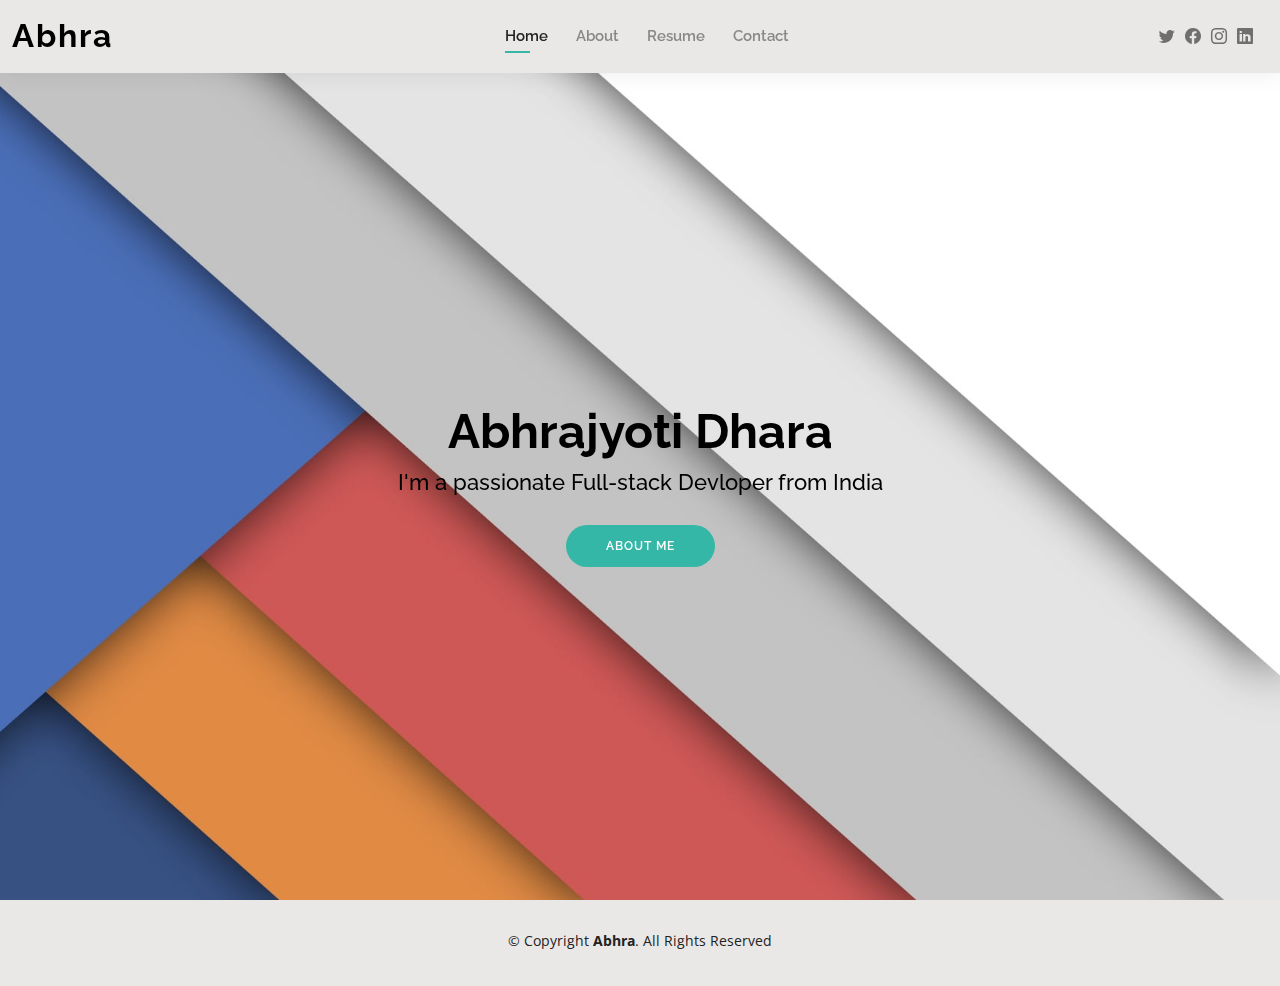
<file: index.html>
<!DOCTYPE html>
<html lang="en">

<head>
  <meta charset="utf-8">
  <meta content="width=device-width, initial-scale=1.0" name="viewport">

  <title>Abhra - Index</title>
  <meta content="" name="description">
  <meta content="" name="keywords">

  <!-- Favicons -->
  <!-- <link href="assets/img/favicon.png" rel="icon"> -->
  <!-- <link href="assets/img/apple-touch-icon.png" rel="apple-touch-icon"> -->

  <!-- Google Fonts -->
  <link href="https://fonts.googleapis.com/css?family=Open+Sans:300,300i,400,400i,600,600i,700,700i|Raleway:300,300i,400,400i,500,500i,600,600i,700,700i|Poppins:300,300i,400,400i,500,500i,600,600i,700,700i" rel="stylesheet">

  <!-- Vendor CSS Files -->
  <link href="assets/vendor/aos/aos.css" rel="stylesheet">
  <link href="assets/vendor/bootstrap/css/bootstrap.min.css" rel="stylesheet">
  <link href="assets/vendor/bootstrap-icons/bootstrap-icons.css" rel="stylesheet">
  <link href="assets/vendor/boxicons/css/boxicons.min.css" rel="stylesheet">
  <link href="assets/vendor/glightbox/css/glightbox.min.css" rel="stylesheet">
  <link href="assets/vendor/swiper/swiper-bundle.min.css" rel="stylesheet">

  <!-- Template Main CSS File -->
  <link href="assets/css/style.css" rel="stylesheet">


</head>

<body>

  <!-- ======= Header ======= -->
  <header id="header" class="fixed-top">
    <div class="container-fluid d-flex justify-content-between align-items-center">

      <h1 class="logo me-auto me-lg-0"><a href="index.html">Abhra</a></h1>
      <!-- Uncomment below if you prefer to use an image logo -->
      <!-- <a href="index.html" class="logo"><img src="assets/img/logo.png" alt="" class="img-fluid"></a>-->

      <nav id="navbar" class="navbar order-last order-lg-0">
        <ul>
          <li><a class="active" href="index.html">Home</a></li>
          <li><a href="about.html">About</a></li>
          <li><a href="resume.html">Resume</a></li>
          <!-- <li><a href="services.html">Services</a></li> -->
          <!-- <li><a href="portfolio.html">Portfolio</a></li> -->
          <li><a href="contact.html">Contact</a></li>
        </ul>
        <i class="bi bi-list mobile-nav-toggle"></i>
      </nav>   <!-- .navbar -->

    <div class="header-social-links">
      <a href="https://twitter.com/_abHra_" target="_blank" class="twitter"><i class="bi bi-twitter"></i></a>
      <a href="https://www.facebook.com/AbHra.Dhara.25" target="_blank" class="facebook"><i class="bi bi-facebook"></i></a>
      <a href="https://www.instagram.com/abhratech_nexus" target="_blank" class="instagram"><i
          class="bi bi-instagram"></i></a>
      <a href="https://www.linkedin.com/in/abhrajyoti-dhara-23ab231ab/" target="_blank" class="linkedin"><i
          class="bi bi-linkedin"></i></i></a>
    </div>

    </div>

  </header><!-- End Header -->

  <!-- ======= Hero Section ======= -->
  <section id="hero" class="d-flex align-items-center">
    <div class="container d-flex flex-column align-items-center" data-aos="zoom-in" data-aos-delay="100">
      <h1>Abhrajyoti Dhara</h1>
      <h2>I'm a passionate Full-stack Devloper  from India</h2>
      <a href="about.html" class="btn-about">About Me</a>
    </div>
  </section><!-- End Hero -->

  <!-- ========== Footer ========== -->
  <footer id="footer">
    <div class="container">
      <div class="copyright">
        &copy; Copyright <strong><span>Abhra</span></strong>. All Rights Reserved
      </div>
      <div class="credits">
      </div>
    </div>
  </footer><!-- End  Footer -->

  <div id="preloader"></div>
  <a href="#" class="back-to-top d-flex align-items-center justify-content-center"><i class="bi bi-arrow-up-short"></i></a>

  <!-- Vendor JS Files -->
  <script src="assets/vendor/purecounter/purecounter_vanilla.js"></script>
  <script src="assets/vendor/aos/aos.js"></script>
  <script src="assets/vendor/bootstrap/js/bootstrap.bundle.min.js"></script>
  <script src="assets/vendor/glightbox/js/glightbox.min.js"></script>
  <script src="assets/vendor/isotope-layout/isotope.pkgd.min.js"></script>
  <script src="assets/vendor/swiper/swiper-bundle.min.js"></script>
  <script src="assets/vendor/waypoints/noframework.waypoints.js"></script>
  <script src="assets/vendor/php-email-form/validate.js"></script>

  <!-- Template Main JS File -->
  <script src="assets/js/main.js"></script>

</body>

</html>
</file>
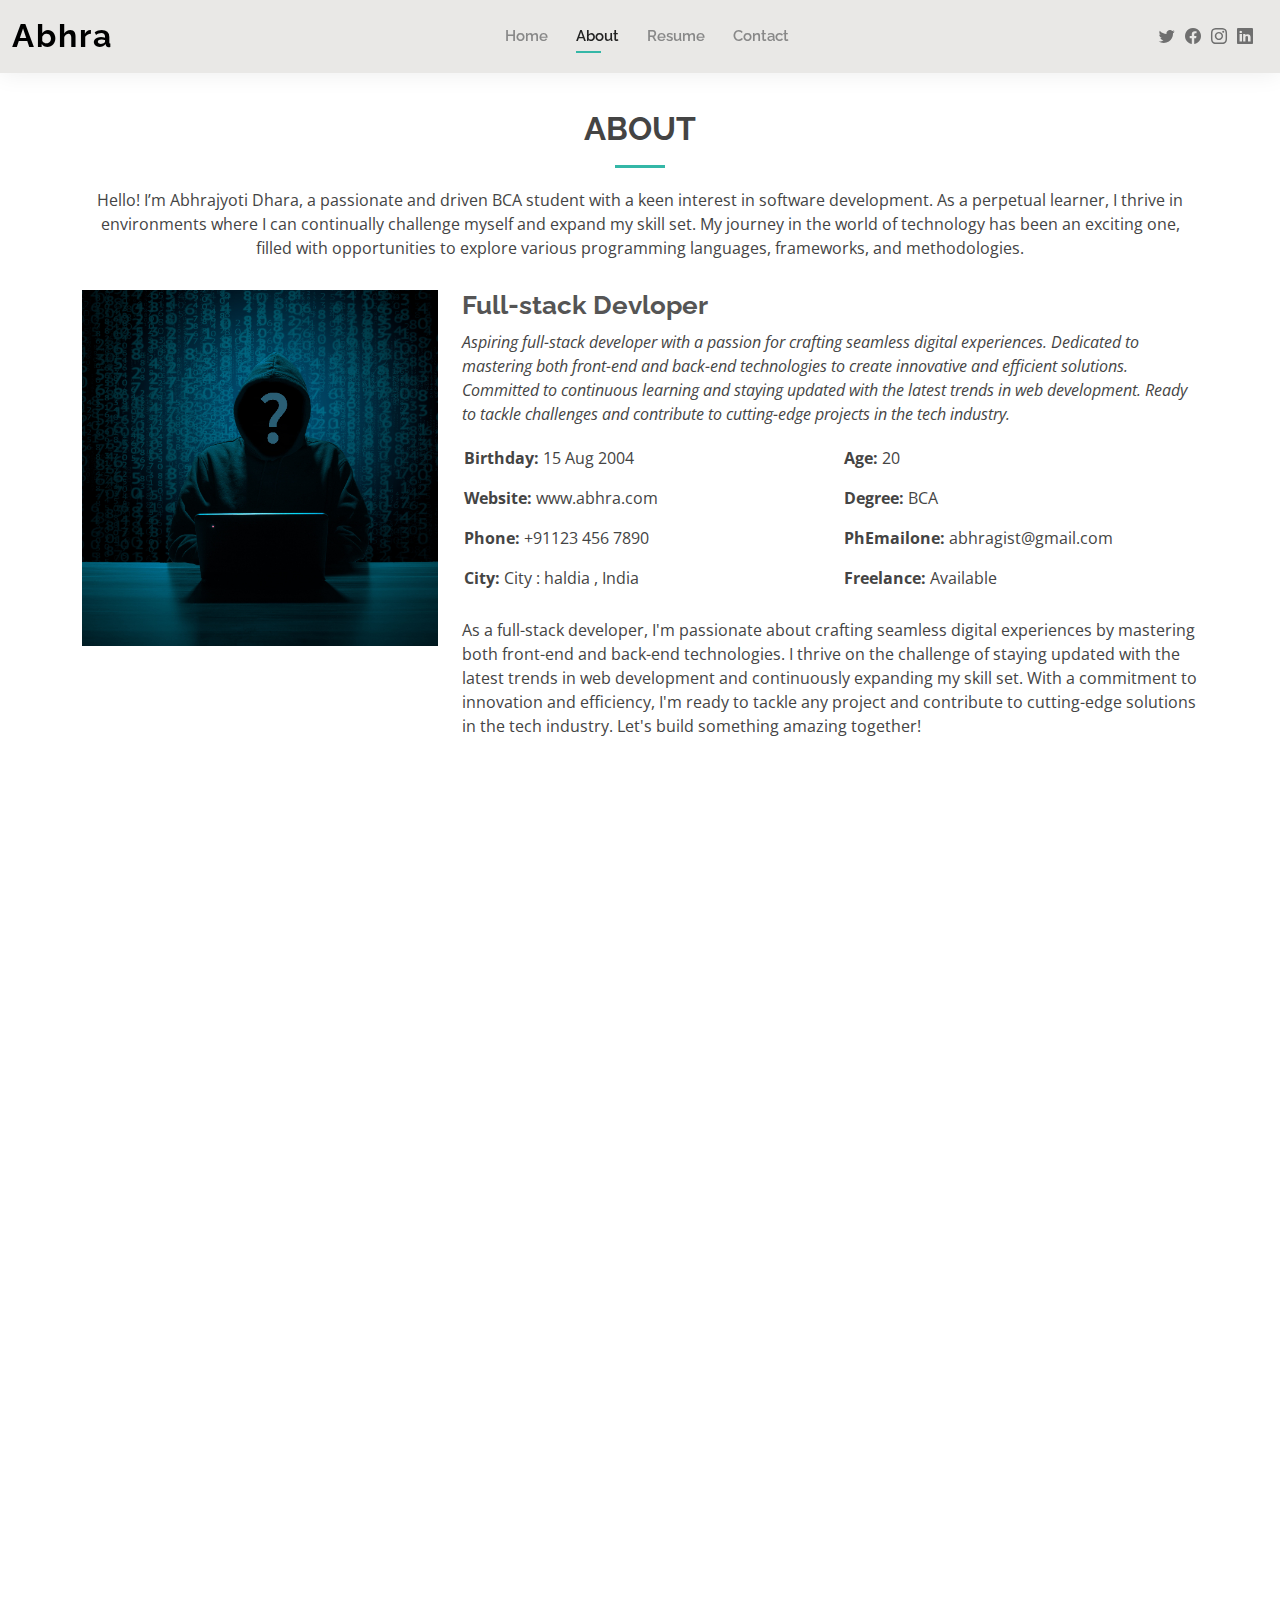
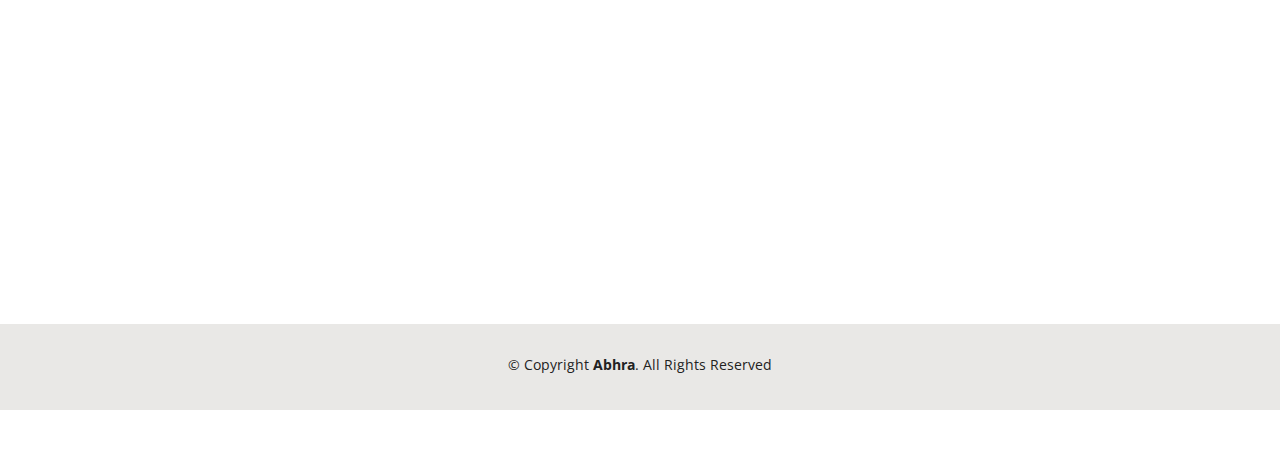
<file: about.html>
<!DOCTYPE html>
<html lang="en">

  <head>
    <meta charset="utf-8">
    <meta content="width=device-width, initial-scale=1.0" name="viewport">

    <title>About - Kelly Bootstrap Template</title>
    <meta content name="description">
    <meta content name="keywords">

    <!-- Favicons -->
    <!-- <link href="assets/img/favicon.png" rel="icon"> -->
    <!-- <link href="assets/img/apple-touch-icon.png" rel="apple-touch-icon"> -->

    <!-- Google Fonts -->
    <link
      href="https://fonts.googleapis.com/css?family=Open+Sans:300,300i,400,400i,600,600i,700,700i|Raleway:300,300i,400,400i,500,500i,600,600i,700,700i|Poppins:300,300i,400,400i,500,500i,600,600i,700,700i"
      rel="stylesheet">

    <!-- Vendor CSS Files -->
    <link href="assets/vendor/aos/aos.css" rel="stylesheet">
    <link href="assets/vendor/bootstrap/css/bootstrap.min.css" rel="stylesheet">
    <link href="assets/vendor/bootstrap-icons/bootstrap-icons.css"
      rel="stylesheet">
    <link href="assets/vendor/boxicons/css/boxicons.min.css" rel="stylesheet">
    <link href="assets/vendor/glightbox/css/glightbox.min.css" rel="stylesheet">
    <link href="assets/vendor/swiper/swiper-bundle.min.css" rel="stylesheet">

    <!-- Template Main CSS File -->
    <link href="assets/css/style.css" rel="stylesheet">

    <!-- =======================================================
  * Template Name: Kelly
  * Template URL: https://bootstrapmade.com/kelly-free-bootstrap-cv-resume-html-template/
  * Updated: Mar 17 2024 with Bootstrap v5.3.3
  * Author: BootstrapMade.com
  * License: https://bootstrapmade.com/license/
  ======================================================== -->
  </head>

  <body>

    <!-- ======= Header ======= -->
    <header id="header" class="fixed-top">
      <div
        class="container-fluid d-flex justify-content-between align-items-center">

        <h1 class="logo me-auto me-lg-0"><a href="index.html">Abhra</a></h1>
        <!-- Uncomment below if you prefer to use an image logo -->
        <!-- <a href="index.html" class="logo"><img src="assets/img/logo.png" alt="" class="img-fluid"></a>-->

        <nav id="navbar" class="navbar order-last order-lg-0">
          <ul>
            <li><a href="index.html">Home</a></li>
            <li><a class="active" href="about.html">About</a></li>
            <li><a href="resume.html">Resume</a></li>
            <!-- <li><a href="services.html">Services</a></li> -->
            <!-- <li><a href="portfolio.html">Portfolio</a></li> -->
            <li><a href="contact.html">Contact</a></li>
          </ul>
          <i class="bi bi-list mobile-nav-toggle"></i>
        </nav><!-- .navbar -->

        <div class="header-social-links">
          <a href="https://twitter.com/_abHra_" target="_blank"
            class="twitter"><i class="bi bi-twitter"></i></a>
          <a href="https://www.facebook.com/AbHra.Dhara.25" target="_blank"
            class="facebook"><i
              class="bi bi-facebook"></i></a>
          <a href="https://www.instagram.com/abhratech_nexus" target="_blank"
            class="instagram"><i
              class="bi bi-instagram"></i></a>
          <a href="https://www.linkedin.com/in/abhrajyoti-dhara-23ab231ab/"
            target="_blank" class="linkedin"><i
              class="bi bi-linkedin"></i></i></a>
      </div>

    </div>

  </header><!-- End Header -->

  <main id="main">

    <!-- ======= About Section ======= -->
    <section id="about" class="about">
      <div class="container" data-aos="fade-up">

        <div class="section-title">
          <h2>About</h2>
          <p>Hello! I’m Abhrajyoti Dhara, a passionate and driven BCA student
            with a keen interest in software
            development. As a perpetual
            learner, I thrive in environments where I can continually challenge
            myself and expand my skill set. My
            journey in the
            world of technology has been an exciting one, filled with
            opportunities to explore various programming
            languages,
            frameworks, and methodologies.</p>
        </div>

        <div class="row">
          <div class="col-lg-4">
            <img src="assets/img/about.jpg" class="img-fluid" alt>
          </div>
          <div class="col-lg-8 pt-4 pt-lg-0 content">
            <!-- <h3>Illustrator &amp; UI/UX Designer</h3> -->
            <h3>Full-stack Devloper</h3>
            <p class="fst-italic">
              Aspiring full-stack developer with a passion for crafting seamless
              digital experiences. Dedicated to
              mastering both
              front-end and back-end technologies to create innovative and
              efficient solutions. Committed to continuous
              learning and
              staying updated with the latest trends in web development. Ready
              to tackle challenges and contribute to
              cutting-edge
              projects in the tech industry.
            </p>
            <div class="row">
              <div class="col-lg-6">
                <ul>
                  <li><i class="bi bi-rounded-right"></i>
                    <strong>Birthday:</strong> 15 Aug 2004</li>
                  <li><i class="bi bi-rounded-right"></i>
                    <strong>Website:</strong> www.abhra.com</li>
                  <li><i class="bi bi-rounded-right"></i>
                    <strong>Phone:</strong> +91123 456 7890</li>
                  <li><i class="bi bi-rounded-right"></i> <strong>City:</strong>
                    City : haldia , India</li>
                </ul>
              </div>
              <div class="col-lg-6">
                <ul>
                  <li><i class="bi bi-rounded-right"></i> <strong>Age:</strong>
                    20</li>
                  <li><i class="bi bi-rounded-right"></i>
                    <strong>Degree:</strong> BCA</li>
                  <li><i class="bi bi-rounded-right"></i>
                    <strong>PhEmailone:</strong> abhragist@gmail.com</li>
                  <li><i class="bi bi-rounded-right"></i>
                    <strong>Freelance:</strong> Available</li>
                </ul>
              </div>
            </div>
            <p>
              As a full-stack developer, I'm passionate about crafting seamless
              digital experiences by mastering both
              front-end and
              back-end technologies. I thrive on the challenge of staying
              updated with the latest trends in web
              development and
              continuously expanding my skill set. With a commitment to
              innovation and efficiency, I'm ready to tackle
              any project and
              contribute to cutting-edge solutions in the tech industry. Let's
              build something amazing together!
            </p>
          </div>
        </div>

      </div>
    </section><!-- End About Section -->

    <!-- ======= Skills Section ======= -->
    <section id="skills" class="skills">
      <div class="container" data-aos="fade-up">

        <div class="section-title">
          <h2>Skills</h2>
          <p>As a full-stack developer, my skills span across both front-end and
            back-end technologies.</p>
        </div>

        <div class="row skills-content">

          <div class="col-lg-6">

            <div class="progress">
              <span class="skill">HTML <i class="val">100%</i></span>
              <div class="progress-bar-wrap">
                <div class="progress-bar" role="progressbar" aria-valuenow="100"
                  aria-valuemin="0" aria-valuemax="100">
                </div>
              </div>
            </div>

            <div class="progress">
              <span class="skill">CSS <i class="val">90%</i></span>
              <div class="progress-bar-wrap">
                <div class="progress-bar" role="progressbar" aria-valuenow="90"
                  aria-valuemin="0" aria-valuemax="100">
                </div>
              </div>
            </div>

            <div class="progress">
              <span class="skill">JavaScript <i class="val">75%</i></span>
              <div class="progress-bar-wrap">
                <div class="progress-bar" role="progressbar" aria-valuenow="75"
                  aria-valuemin="0" aria-valuemax="100">
                </div>
              </div>
            </div>
            <div class="progress">
              <span class="skill">React <i class="val">75%</i></span>
              <div class="progress-bar-wrap">
                <div class="progress-bar" role="progressbar" aria-valuenow="75"
                  aria-valuemin="0" aria-valuemax="100">
                </div>
              </div>
            </div>
          </div>

          <div class="col-lg-6">

            <div class="progress">
              <span class="skill"> MySQL<i class="val">80%</i></span>
              <div class="progress-bar-wrap">
                <div class="progress-bar" role="progressbar" aria-valuenow="80"
                  aria-valuemin="0" aria-valuemax="100">
                </div>
              </div>
            </div>

            <div class="progress">
              <span class="skill">AWS <i class="val">80%</i></span>
              <div class="progress-bar-wrap">
                <div class="progress-bar" role="progressbar" aria-valuenow="80"
                  aria-valuemin="0" aria-valuemax="100">
                </div>
              </div>
            </div>

            <div class="progress">
              <span class="skill">GIT <i class="val">90%</i></span>
              <div class="progress-bar-wrap">
                <div class="progress-bar" role="progressbar" aria-valuenow="90"
                  aria-valuemin="0" aria-valuemax="100">
                </div>
              </div>
            </div>

            <div class="progress">
              <span class="skill">UI/UX design <i class="val">55%</i></span>
              <div class="progress-bar-wrap">
                <div class="progress-bar" role="progressbar" aria-valuenow="55"
                  aria-valuemin="0" aria-valuemax="100">
                </div>
              </div>
            </div>

          </div>

        </div>
      </section><!-- End Skills Section -->

      <!-- ======= Facts Section ======= -->
      <!-- <section id="facts" class="facts">
      <div class="container" data-aos="fade-up">

        <div class="section-title">
          <h2>Facts</h2>
          <p>Magnam dolores commodi suscipit. Necessitatibus eius consequatur ex aliquid fuga eum quidem. Sit sint consectetur velit. Quisquam quos quisquam cupiditate. Et nemo qui impedit suscipit alias ea. Quia fugiat sit in iste officiis commodi quidem hic quas.</p>
        </div>

        <div class="row counters">

          <div class="col-lg-3 col-6 text-center">
            <span data-purecounter-start="0" data-purecounter-end="232" data-purecounter-duration="1" class="purecounter"></span>
            <p>Clients</p>
          </div>

          <div class="col-lg-3 col-6 text-center">
            <span data-purecounter-start="0" data-purecounter-end="521" data-purecounter-duration="1" class="purecounter"></span>
            <p>Projects</p>
          </div>

          <div class="col-lg-3 col-6 text-center">
            <span data-purecounter-start="0" data-purecounter-end="1463" data-purecounter-duration="1" class="purecounter"></span>
            <p>Hours Of Support</p>
          </div>

          <div class="col-lg-3 col-6 text-center">
            <span data-purecounter-start="0" data-purecounter-end="15" data-purecounter-duration="1" class="purecounter"></span>
            <p>Hard Workers</p>
          </div>

        </div>

      </div>
    </section>End Facts Section -->

      <!-- ======= Testimonials Section ======= -->
      <section id="testimonials" class="testimonials">
        <div class="container" data-aos="fade-up">

          <div class="section-title">
            <h2>Testimonials</h2>
            <p>Testimonials are different from reviews because reviews are
              generally unguided and are written directly by
              the customer.
              Testimonials can help build trust and credibility with your
              customers, especially if they are used to
              overcome
              skepticism. Companies usually display them on the front page of
              their website, marketing materials and
              social media
              profiles..</p>
          </div>

          <div class="testimonials-slider swiper" data-aos="fade-up"
            data-aos-delay="100">
            <div class="swiper-wrapper">

              <div class="swiper-slide">
                <div class="testimonial-item">
                  <img src="assets/img/testimonials/testimonials-1.jpg"
                    class="testimonial-img" alt>
                  <h3>Jeff Bezos</h3>
                  <h4>Ceo &amp; Founder of Amazon </h4>
                  <p>
                    <i class="bx bxs-quote-alt-left quote-icon-left"></i>
                    "Working with Abhra was a pleasure! Their expertise in both
                    front-end and back-end development was
                    evident in the
                    seamless digital experiences they crafted. Their dedication
                    to staying updated with the latest trends
                    in web development
                    ensured that our project was always cutting-edge.
                    <i class="bx bxs-quote-alt-right quote-icon-right"></i>
                  </p>
                </div>
              </div><!-- End testimonial item -->

              <div class="swiper-slide">
                <div class="testimonial-item">
                  <img src="assets/img/testimonials/testimonials-2.jpg"
                    class="testimonial-img" alt>
                  <h3>Elon Musk</h3>
                  <h4>CEO of Tesla SpaceX and X</h4>
                  <p>
                    <i class="bx bxs-quote-alt-left quote-icon-left"></i>
                    "Abhra is a highly skilled full-stack developer who
                    consistently delivers innovative and efficient
                    solutions.
                    Their commitment to continuous learning and problem-solving
                    abilities make them a valuable asset to
                    any team. I would
                    highly recommend them for any web development project."
                    <i class="bx bxs-quote-alt-right quote-icon-right"></i>
                  </p>
                </div>
              </div><!-- End testimonial item -->

              <div class="swiper-slide">
                <div class="testimonial-item">
                  <img src="assets/img/testimonials/testimonials-3.jpg"
                    class="testimonial-img" alt>
                  <h3>Mark Zuckerberg</h3>
                  <h4>CEO &amp; Co-Founder of META</h4>
                  <p>
                    <i class="bx bxs-quote-alt-left quote-icon-left"></i>
                    "I had the opportunity to collaborate with Abhra on a
                    challenging project, and I was impressed by
                    their technical
                    proficiency and professionalism. Their attention to detail
                    and ability to tackle complex problems were
                    instrumental in
                    the success of our project. I look forward to working with
                    them again in the future."
                    <i class="bx bxs-quote-alt-right quote-icon-right"></i>
                  </p>
                </div>
              </div><!-- End testimonial item -->

              <div class="swiper-slide">
                <div class="testimonial-item">
                  <img src="assets/img/testimonials/testimonials-4.jpg"
                    class="testimonial-img" alt>
                  <h3>Sundar Pichai</h3>
                  <h4>CEO of Google</h4>
                  <p>
                    <i class="bx bxs-quote-alt-left quote-icon-left"></i>
                    "It's rare to find a full-stack developer as talented and
                    dedicated as abhra. Their deep understanding
                    of both
                    front-end and back-end technologies shines through in every
                    project they undertake. Their willingness
                    to go above and
                    beyond to ensure project success is truly commendable."
                    <i class="bx bxs-quote-alt-right quote-icon-right"></i>
                  </p>
                </div>
              </div><!-- End testimonial item -->

              <div class="swiper-slide">
                <div class="testimonial-item">
                  <img src="assets/img/testimonials/testimonials-5.jpg"
                    class="testimonial-img" alt>
                  <h3>Bill Gates</h3>
                  <h4>co-founded Microsoft</h4>
                  <p>
                    <i class="bx bxs-quote-alt-left quote-icon-left"></i>
                    "I've had the privilege of witnessing Abhra's growth as a
                    full-stack developer, and I must say, it's
                    been
                    remarkable. Their passion for learning and mastering new
                    technologies is unmatched. Their ability to
                    tackle challenges
                    head-on and deliver exceptional results makes them a
                    valuable asset to any team."
                    <i class="bx bxs-quote-alt-right quote-icon-right"></i>
                  </p>
                </div>
              </div><!-- End testimonial item -->

            </div>
            <div class="swiper-pagination"></div>
          </div>

        </div>
      </section><!-- End Testimonials Section -->

    </main><!-- End #main -->

    <!-- ======= Footer ======= -->
    <footer id="footer">
      <div class="container">
        <div class="copyright">
          &copy; Copyright <strong><span>Abhra</span></strong>. All Rights
          Reserved
        </div>
        <div class="credits">
        </div>
      </div>
    </footer><!-- End  Footer -->

    <div id="preloader"></div>
    <a href="#"
      class="back-to-top d-flex align-items-center justify-content-center"><i
        class="bi bi-arrow-up-short"></i></a>

    <!-- Vendor JS Files -->
    <script src="assets/vendor/purecounter/purecounter_vanilla.js"></script>
    <script src="assets/vendor/aos/aos.js"></script>
    <script src="assets/vendor/bootstrap/js/bootstrap.bundle.min.js"></script>
    <script src="assets/vendor/glightbox/js/glightbox.min.js"></script>
    <script src="assets/vendor/isotope-layout/isotope.pkgd.min.js"></script>
    <script src="assets/vendor/swiper/swiper-bundle.min.js"></script>
    <script src="assets/vendor/waypoints/noframework.waypoints.js"></script>
    <script src="assets/vendor/php-email-form/validate.js"></script>

    <!-- Template Main JS File -->
    <script src="assets/js/main.js"></script>

  </body>

</html>
</file>
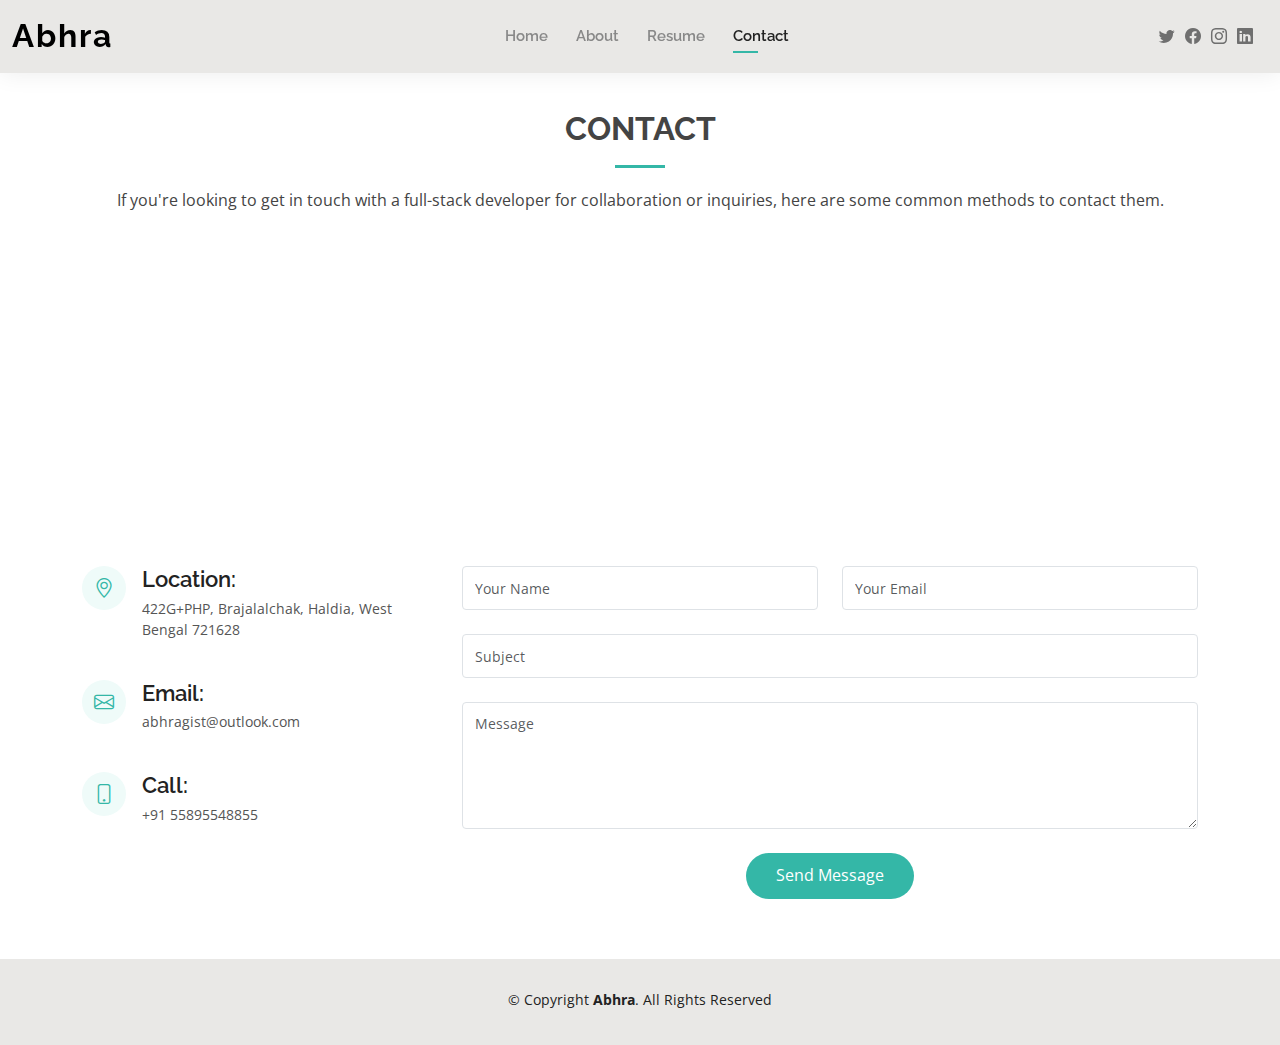
<file: contact.html>
<!DOCTYPE html>
<html lang="en">

<head>
  <meta charset="utf-8">
  <meta content="width=device-width, initial-scale=1.0" name="viewport">

  <title>Contact - Abhra Bootstrap Template</title>
  <meta content="" name="description">
  <meta content="" name="keywords">
  <link rel="stylesheet" href="https://cdn.jsdelivr.net/npm/bootstrap-icons@1.11.3/font/bootstrap-icons.min.css">
  <!-- Favicons -->
  <link href="assets/img/favicon.png" rel="icon">
  <link href="assets/img/apple-touch-icon.png" rel="apple-touch-icon">

  <!-- Google Fonts -->
  <link
    href="https://fonts.googleapis.com/css?family=Open+Sans:300,300i,400,400i,600,600i,700,700i|Raleway:300,300i,400,400i,500,500i,600,600i,700,700i|Poppins:300,300i,400,400i,500,500i,600,600i,700,700i"
    rel="stylesheet">

  <!-- Vendor CSS Files -->
  <link href="assets/vendor/aos/aos.css" rel="stylesheet">
  <link href="assets/vendor/bootstrap/css/bootstrap.min.css" rel="stylesheet">
  <link href="assets/vendor/bootstrap-icons/bootstrap-icons.css" rel="stylesheet">
  <link href="assets/vendor/boxicons/css/boxicons.min.css" rel="stylesheet">
  <link href="assets/vendor/glightbox/css/glightbox.min.css" rel="stylesheet">
  <link href="assets/vendor/swiper/swiper-bundle.min.css" rel="stylesheet">

  <!-- Template Main CSS File -->
  <link href="assets/css/style.css" rel="stylesheet">

  <!-- =======================================================
  * Template Name: Kelly
  * Template URL: https://bootstrapmade.com/kelly-free-bootstrap-cv-resume-html-template/
  * Updated: Mar 17 2024 with Bootstrap v5.3.3
  * Author: BootstrapMade.com
  * License: https://bootstrapmade.com/license/
  ======================================================== -->
</head>

<body>

  <!-- ======= Header ======= -->
  <header id="header" class="fixed-top">
    <div class="container-fluid d-flex justify-content-between align-items-center">

      <h1 class="logo me-auto me-lg-0"><a href="index.html">Abhra</a></h1>
      <!-- Uncomment below if you prefer to use an image logo -->
      <!-- <a href="index.html" class="logo"><img src="assets/img/logo.png" alt="" class="img-fluid"></a>-->

      <nav id="navbar" class="navbar order-last order-lg-0">
        <ul>
          <li><a href="index.html">Home</a></li>
          <li><a href="about.html">About</a></li>
          <li><a href="resume.html">Resume</a></li>
          <!-- <li><a href="services.html">Services</a></li> -->
          <!-- <li><a href="portfolio.html">Portfolio</a></li> -->
          <li><a class="active" href="contact.html">Contact</a></li>
        </ul>
        <i class="bi bi-list mobile-nav-toggle"></i>
      </nav><!-- .navbar -->

    <div class="header-social-links">
      <a href="https://twitter.com/_abHra_" target="_blank" class="twitter"><i class="bi bi-twitter"></i></a>
      <a href="https://www.facebook.com/AbHra.Dhara.25" target="_blank" class="facebook"><i class="bi bi-facebook"></i></a>
      <a href="https://www.instagram.com/abhratech_nexus" target="_blank" class="instagram"><i
          class="bi bi-instagram"></i></a>
      <a href="https://www.linkedin.com/in/abhrajyoti-dhara-23ab231ab/" target="_blank" class="linkedin"><i
          class="bi bi-linkedin"></i></i></a>
    </div>

    </div>

  </header><!-- End Header -->

  <main id="main">

    <!-- ======= Contact Section ======= -->
    <section id="contact" class="contact">
      <div class="container" data-aos="fade-up">

        <div class="section-title">
          <h2>Contact</h2>
          <p>If you're looking to get in touch with a full-stack developer for collaboration or inquiries, here are some
            common
            methods to contact them.</p>
        </div>

        <div>
          <!-- <iframe style="border:0; width: 100%; height: 270px;" src="https://www.google.com/maps/embed?pb=!1m14!1m8!1m3!1d12097.433213460943!2d-74.0062269!3d40.7101282!3m2!1i1024!2i768!4f13.1!3m3!1m2!1s0x0%3A0xb89d1fe6bc499443!2sDowntown+Conference+Center!5e0!3m2!1smk!2sbg!4v1539943755621" frameborder="0" allowfullscreen></iframe> -->

          <!-- <iframe
              src="https://www.google.com/maps/embed?pb=!1m18!1m12!1m3!1d118325.54560042536!2d88.01131604989703!3d22.062089373610334!2m3!1f0!2f0!3f0!3m2!1i1024!2i768!4f13.1!3m3!1m2!1s0x3a02f0cb35788045%3A0x58f6d5c69f0de04d!2sHaldia%2C%20West%20Bengal!5e0!3m2!1sen!2sin!4v1715075993836!5m2!1sen!2sin"
              width="100%" height="270px" style="border:0;" allowfullscreen="" loading="lazy"
              referrerpolicy="no-referrer-when-downgrade"></iframe> -->



          <iframe
            src="https://www.google.com/maps/embed?pb=!1m18!1m12!1m3!1d7395.479131244959!2d88.07260235878039!3d22.05955574503329!2m3!1f0!2f0!3f0!3m2!1i1024!2i768!4f13.1!3m3!1m2!1s0x3a02f0c9c9b4f50b%3A0x28aa77cfd769d9d6!2sAmbuja%20City%20Centre!5e0!3m2!1sen!2sin!4v1715076494260!5m2!1sen!2sin"
            width="100%" height="270px" style="border:0;" allowfullscreen="" loading="lazy"
            referrerpolicy="no-referrer-when-downgrade"></iframe>
        </div>

        <div class="row mt-5">

          <div class="col-lg-4">
            <div class="info">
              <div class="address">
                <i class="bi bi-geo-alt"></i>
                <h4>Location:</h4>
                <p>422G+PHP, Brajalalchak, Haldia, West Bengal 721628</p>
              </div>

              <div class="email">
                <i class="bi bi-envelope"></i>
                <h4>Email:</h4>
                <p>abhragist@outlook.com</p>
              </div>

              <div class="phone">
                <i class="bi bi-phone"></i>
                <h4>Call:</h4>
                <p>+91 55895548855</p>
              </div>

            </div>

          </div>

          <div class="col-lg-8 mt-5 mt-lg-0">

            <form action="forms/contact.php" method="post" role="form" class="php-email-form">
              <div class="row">
                <div class="col-md-6 form-group">
                  <input type="text" name="name" class="form-control" id="name" placeholder="Your Name" required>
                </div>
                <div class="col-md-6 form-group mt-3 mt-md-0">
                  <input type="email" class="form-control" name="email" id="email" placeholder="Your Email" required>
                </div>
              </div>
              <div class="form-group mt-3">
                <input type="text" class="form-control" name="subject" id="subject" placeholder="Subject" required>
              </div>
              <div class="form-group mt-3">
                <textarea class="form-control" name="message" rows="5" placeholder="Message" required></textarea>
              </div>
              <div class="my-3">
                <div class="loading">Loading</div>
                <div class="error-message"></div>
                <div class="sent-message">Your message has been sent. Thank you!</div>
              </div>
              <div class="text-center"><button type="submit">Send Message</button></div>
            </form>

          </div>

        </div>

      </div>
    </section><!-- End Contact Section -->

  </main><!-- End #main -->

  <!-- ======= Footer ======= -->
  <footer id="footer">
    <div class="container">
      <div class="copyright">
        &copy; Copyright <strong><span>Abhra</span></strong>. All Rights Reserved
      </div>
      <!-- <i class="bi bi-github"></i> -->
      <div class="credits">
        <!-- All the links in the footer should remain intact. -->
        <!-- You can delete the links only if you purchased the pro version. -->
        <!-- Licensing information: https://bootstrapmade.com/license/ -->
        <!-- Purchase the pro version with working PHP/AJAX contact form: https://bootstrapmade.com/kelly-free-bootstrap-cv-resume-html-template/ -->
        <!-- Designed by <a href="https://bootstrapmade.com/">BootstrapMade</a> -->
      </div>
    </div>
  </footer><!-- End  Footer -->

  <div id="preloader"></div>
  <a href="#" class="back-to-top d-flex align-items-center justify-content-center"><i
      class="bi bi-arrow-up-short"></i></a>

  <!-- Vendor JS Files -->
  <script src="assets/vendor/purecounter/purecounter_vanilla.js"></script>
  <script src="assets/vendor/aos/aos.js"></script>
  <script src="assets/vendor/bootstrap/js/bootstrap.bundle.min.js"></script>
  <script src="assets/vendor/glightbox/js/glightbox.min.js"></script>
  <script src="assets/vendor/isotope-layout/isotope.pkgd.min.js"></script>
  <script src="assets/vendor/swiper/swiper-bundle.min.js"></script>
  <script src="assets/vendor/waypoints/noframework.waypoints.js"></script>
  <script src="assets/vendor/php-email-form/validate.js"></script>

  <!-- Template Main JS File -->
  <script src="assets/js/main.js"></script>

</body>

</html>
</file>
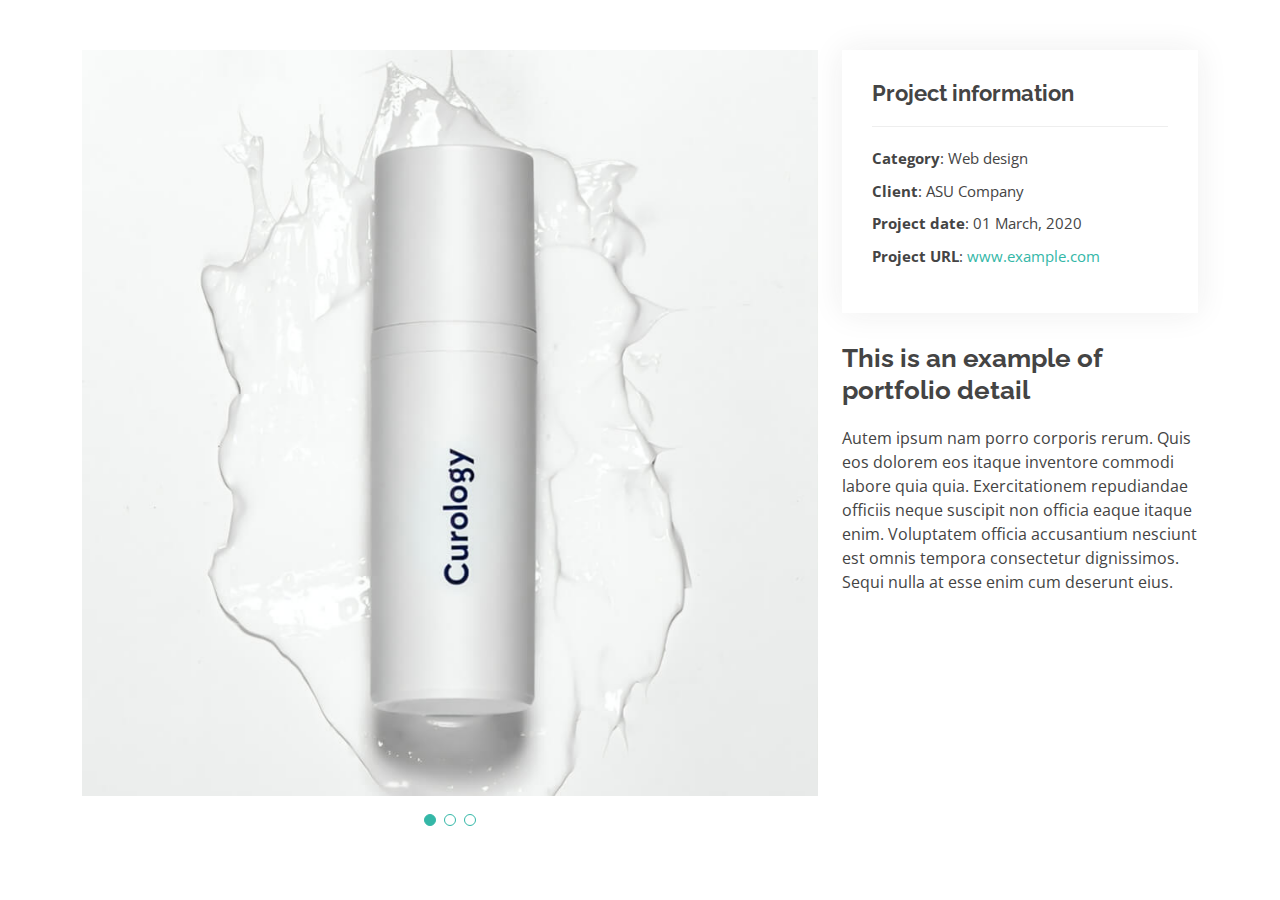
<file: portfolio-details.html>
<!DOCTYPE html>
<html lang="en">

<head>
  <meta charset="utf-8">
  <meta content="width=device-width, initial-scale=1.0" name="viewport">

  <title>Portfolio Details - Kelly Bootstrap Template</title>
  <meta content="" name="description">
  <meta content="" name="keywords">

  <!-- Favicons -->
  <link href="assets/img/favicon.png" rel="icon">
  <link href="assets/img/apple-touch-icon.png" rel="apple-touch-icon">

  <!-- Google Fonts -->
  <link href="https://fonts.googleapis.com/css?family=Open+Sans:300,300i,400,400i,600,600i,700,700i|Raleway:300,300i,400,400i,500,500i,600,600i,700,700i|Poppins:300,300i,400,400i,500,500i,600,600i,700,700i" rel="stylesheet">

  <!-- Vendor CSS Files -->
  <link href="assets/vendor/aos/aos.css" rel="stylesheet">
  <link href="assets/vendor/bootstrap/css/bootstrap.min.css" rel="stylesheet">
  <link href="assets/vendor/bootstrap-icons/bootstrap-icons.css" rel="stylesheet">
  <link href="assets/vendor/boxicons/css/boxicons.min.css" rel="stylesheet">
  <link href="assets/vendor/glightbox/css/glightbox.min.css" rel="stylesheet">
  <link href="assets/vendor/swiper/swiper-bundle.min.css" rel="stylesheet">

  <!-- Template Main CSS File -->
  <link href="assets/css/style.css" rel="stylesheet">

  <!-- =======================================================
  * Template Name: Kelly
  * Template URL: https://bootstrapmade.com/kelly-free-bootstrap-cv-resume-html-template/
  * Updated: Mar 17 2024 with Bootstrap v5.3.3
  * Author: BootstrapMade.com
  * License: https://bootstrapmade.com/license/
  ======================================================== -->
</head>

<body>

  <main id="main">

    <!-- ======= Portfolio Details Section ======= -->
    <section id="portfolio-details" class="portfolio-details">
      <div class="container">

        <div class="row gy-4">

          <div class="col-lg-8">
            <div class="portfolio-details-slider swiper">
              <div class="swiper-wrapper align-items-center">

                <div class="swiper-slide">
                  <img src="assets/img/portfolio/portfolio-1.jpg" alt="">
                </div>

                <div class="swiper-slide">
                  <img src="assets/img/portfolio/portfolio-2.jpg" alt="">
                </div>

                <div class="swiper-slide">
                  <img src="assets/img/portfolio/portfolio-3.jpg" alt="">
                </div>

              </div>
              <div class="swiper-pagination"></div>
            </div>
          </div>

          <div class="col-lg-4">
            <div class="portfolio-info">
              <h3>Project information</h3>
              <ul>
                <li><strong>Category</strong>: Web design</li>
                <li><strong>Client</strong>: ASU Company</li>
                <li><strong>Project date</strong>: 01 March, 2020</li>
                <li><strong>Project URL</strong>: <a href="#">www.example.com</a></li>
              </ul>
            </div>
            <div class="portfolio-description">
              <h2>This is an example of portfolio detail</h2>
              <p>
                Autem ipsum nam porro corporis rerum. Quis eos dolorem eos itaque inventore commodi labore quia quia. Exercitationem repudiandae officiis neque suscipit non officia eaque itaque enim. Voluptatem officia accusantium nesciunt est omnis tempora consectetur dignissimos. Sequi nulla at esse enim cum deserunt eius.
              </p>
            </div>
          </div>

        </div>

      </div>
    </section><!-- End Portfolio Details Section -->

  </main><!-- End #main -->

  <div id="preloader"></div>
  <a href="#" class="back-to-top d-flex align-items-center justify-content-center"><i class="bi bi-arrow-up-short"></i></a>

  <!-- Vendor JS Files -->
  <script src="assets/vendor/purecounter/purecounter_vanilla.js"></script>
  <script src="assets/vendor/aos/aos.js"></script>
  <script src="assets/vendor/bootstrap/js/bootstrap.bundle.min.js"></script>
  <script src="assets/vendor/glightbox/js/glightbox.min.js"></script>
  <script src="assets/vendor/isotope-layout/isotope.pkgd.min.js"></script>
  <script src="assets/vendor/swiper/swiper-bundle.min.js"></script>
  <script src="assets/vendor/waypoints/noframework.waypoints.js"></script>
  <script src="assets/vendor/php-email-form/validate.js"></script>

  <!-- Template Main JS File -->
  <script src="assets/js/main.js"></script>

</body>

</html>
</file>
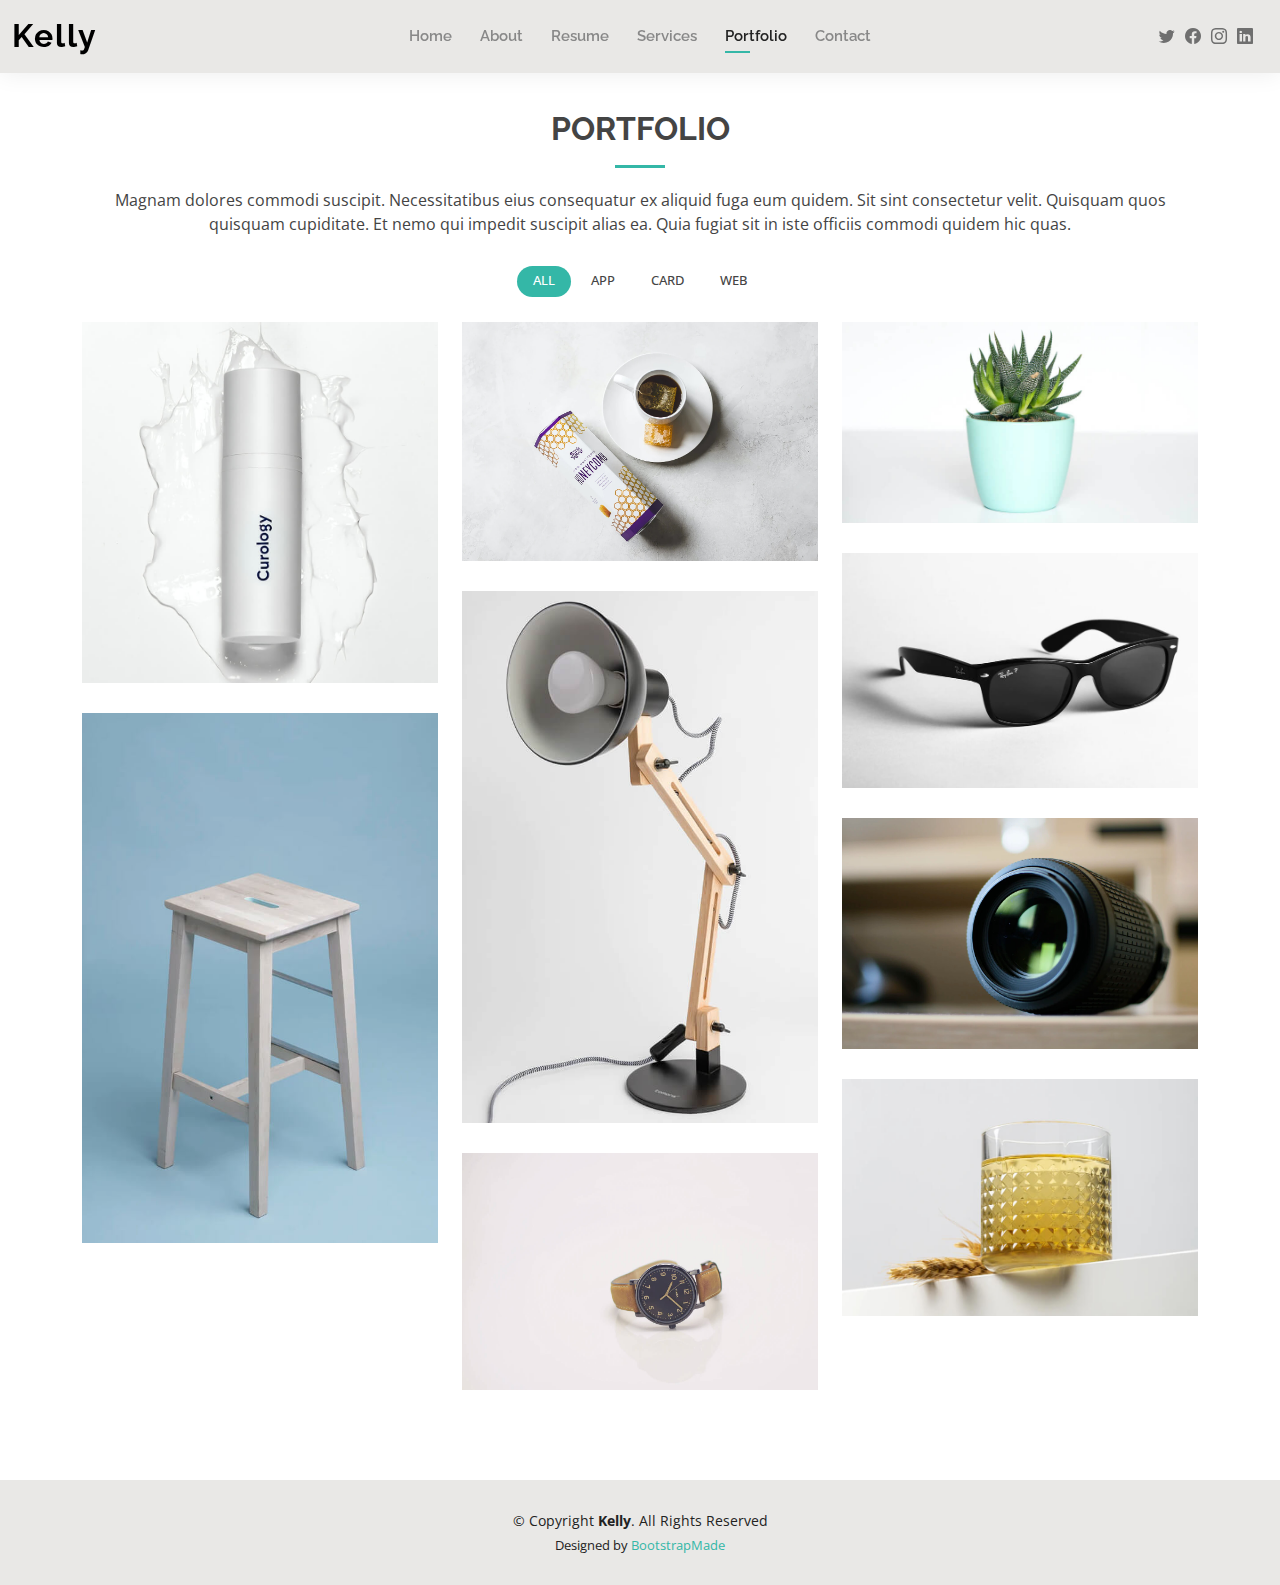
<file: portfolio.html>
<!DOCTYPE html>
<html lang="en">

<head>
  <meta charset="utf-8">
  <meta content="width=device-width, initial-scale=1.0" name="viewport">

  <title>Portfolio</title>
  <meta content="" name="description">
  <meta content="" name="keywords">

  <!-- Favicons -->
  <link href="assets/img/favicon.png" rel="icon">
  <link href="assets/img/apple-touch-icon.png" rel="apple-touch-icon">

  <!-- Google Fonts -->
  <link href="https://fonts.googleapis.com/css?family=Open+Sans:300,300i,400,400i,600,600i,700,700i|Raleway:300,300i,400,400i,500,500i,600,600i,700,700i|Poppins:300,300i,400,400i,500,500i,600,600i,700,700i" rel="stylesheet">

  <!-- Vendor CSS Files -->
  <link href="assets/vendor/aos/aos.css" rel="stylesheet">
  <link href="assets/vendor/bootstrap/css/bootstrap.min.css" rel="stylesheet">
  <link href="assets/vendor/bootstrap-icons/bootstrap-icons.css" rel="stylesheet">
  <link href="assets/vendor/boxicons/css/boxicons.min.css" rel="stylesheet">
  <link href="assets/vendor/glightbox/css/glightbox.min.css" rel="stylesheet">
  <link href="assets/vendor/swiper/swiper-bundle.min.css" rel="stylesheet">

  <!-- Template Main CSS File -->
  <link href="assets/css/style.css" rel="stylesheet">

  <!-- =======================================================
  * Template Name: Kelly
  * Template URL: https://bootstrapmade.com/kelly-free-bootstrap-cv-resume-html-template/
  * Updated: Mar 17 2024 with Bootstrap v5.3.3
  * Author: BootstrapMade.com
  * License: https://bootstrapmade.com/license/
  ======================================================== -->
</head>

<body>

  <!-- ======= Header ======= -->
  <header id="header" class="fixed-top">
    <div class="container-fluid d-flex justify-content-between align-items-center">

      <h1 class="logo me-auto me-lg-0"><a href="index.html">Kelly</a></h1>
      <!-- Uncomment below if you prefer to use an image logo -->
      <!-- <a href="index.html" class="logo"><img src="assets/img/logo.png" alt="" class="img-fluid"></a>-->

      <nav id="navbar" class="navbar order-last order-lg-0">
        <ul>
          <li><a href="index.html">Home</a></li>
          <li><a href="about.html">About</a></li>
          <li><a href="resume.html">Resume</a></li>
          <li><a href="services.html">Services</a></li>
          <li><a class="active" href="portfolio.html">Portfolio</a></li>
          <li><a href="contact.html">Contact</a></li>
        </ul>
        <i class="bi bi-list mobile-nav-toggle"></i>
      </nav><!-- .navbar -->

      <div class="header-social-links">
        <a href="#" class="twitter"><i class="bi bi-twitter"></i></a>
        <a href="#" class="facebook"><i class="bi bi-facebook"></i></a>
        <a href="#" class="instagram"><i class="bi bi-instagram"></i></a>
        <a href="#" class="linkedin"><i class="bi bi-linkedin"></i></i></a>
      </div>

    </div>

  </header><!-- End Header -->

  <main id="main">

    <!-- ======= Portfolio Section ======= -->
    <section id="portfolio" class="portfolio">
      <div class="container" data-aos="fade-up">

        <div class="section-title">
          <h2>Portfolio</h2>
          <p>Magnam dolores commodi suscipit. Necessitatibus eius consequatur ex aliquid fuga eum quidem. Sit sint consectetur velit. Quisquam quos quisquam cupiditate. Et nemo qui impedit suscipit alias ea. Quia fugiat sit in iste officiis commodi quidem hic quas.</p>
        </div>

        <div class="row" data-aos="fade-up" data-aos-delay="100">
          <div class="col-lg-12 d-flex justify-content-center">
            <ul id="portfolio-flters">
              <li data-filter="*" class="filter-active">All</li>
              <li data-filter=".filter-app">App</li>
              <li data-filter=".filter-card">Card</li>
              <li data-filter=".filter-web">Web</li>
            </ul>
          </div>
        </div>

        <div class="row portfolio-container" data-aos="fade-up" data-aos-delay="200">

          <div class="col-lg-4 col-md-6 portfolio-item filter-app">
            <div class="portfolio-wrap">
              <img src="assets/img/portfolio/portfolio-1.jpg" class="img-fluid" alt="">
              <div class="portfolio-info">
                <h4>App 1</h4>
                <p>App</p>
                <div class="portfolio-links">
                  <a href="assets/img/portfolio/portfolio-1.jpg" data-gallery="portfolioGallery" class="portfolio-lightbox" title="App 1"><i class="bx bx-plus"></i></a>
                  <a href="portfolio-details.html" class="portfolio-details-lightbox" data-glightbox="type: external" title="Portfolio Details"><i class="bx bx-link"></i></a>
                </div>
              </div>
            </div>
          </div>

          <div class="col-lg-4 col-md-6 portfolio-item filter-web">
            <div class="portfolio-wrap">
              <img src="assets/img/portfolio/portfolio-2.jpg" class="img-fluid" alt="">
              <div class="portfolio-info">
                <h4>Web 3</h4>
                <p>Web</p>
                <div class="portfolio-links">
                  <a href="assets/img/portfolio/portfolio-2.jpg" data-gallery="portfolioGallery" class="portfolio-lightbox" title="Web 3"><i class="bx bx-plus"></i></a>
                  <a href="portfolio-details.html" class="portfolio-details-lightbox" data-glightbox="type: external" title="Portfolio Details"><i class="bx bx-link"></i></a>
                </div>
              </div>
            </div>
          </div>

          <div class="col-lg-4 col-md-6 portfolio-item filter-app">
            <div class="portfolio-wrap">
              <img src="assets/img/portfolio/portfolio-3.jpg" class="img-fluid" alt="">
              <div class="portfolio-info">
                <h4>App 2</h4>
                <p>App</p>
                <div class="portfolio-links">
                  <a href="assets/img/portfolio/portfolio-3.jpg" data-gallery="portfolioGallery" class="portfolio-lightbox" title="App 2"><i class="bx bx-plus"></i></a>
                  <a href="portfolio-details.html" class="portfolio-details-lightbox" data-glightbox="type: external" title="Portfolio Details"><i class="bx bx-link"></i></a>
                </div>
              </div>
            </div>
          </div>

          <div class="col-lg-4 col-md-6 portfolio-item filter-card">
            <div class="portfolio-wrap">
              <img src="assets/img/portfolio/portfolio-4.jpg" class="img-fluid" alt="">
              <div class="portfolio-info">
                <h4>Card 2</h4>
                <p>Card</p>
                <div class="portfolio-links">
                  <a href="assets/img/portfolio/portfolio-4.jpg" data-gallery="portfolioGallery" class="portfolio-lightbox" title="Card 2"><i class="bx bx-plus"></i></a>
                  <a href="portfolio-details.html" class="portfolio-details-lightbox" data-glightbox="type: external" title="Portfolio Details"><i class="bx bx-link"></i></a>
                </div>
              </div>
            </div>
          </div>

          <div class="col-lg-4 col-md-6 portfolio-item filter-web">
            <div class="portfolio-wrap">
              <img src="assets/img/portfolio/portfolio-5.jpg" class="img-fluid" alt="">
              <div class="portfolio-info">
                <h4>Web 2</h4>
                <p>Web</p>
                <div class="portfolio-links">
                  <a href="assets/img/portfolio/portfolio-5.jpg" data-gallery="portfolioGallery" class="portfolio-lightbox" title="Web 2"><i class="bx bx-plus"></i></a>
                  <a href="portfolio-details.html" class="portfolio-details-lightbox" data-glightbox="type: external" title="Portfolio Details"><i class="bx bx-link"></i></a>
                </div>
              </div>
            </div>
          </div>

          <div class="col-lg-4 col-md-6 portfolio-item filter-app">
            <div class="portfolio-wrap">
              <img src="assets/img/portfolio/portfolio-6.jpg" class="img-fluid" alt="">
              <div class="portfolio-info">
                <h4>App 3</h4>
                <p>App</p>
                <div class="portfolio-links">
                  <a href="assets/img/portfolio/portfolio-6.jpg" data-gallery="portfolioGallery" class="portfolio-lightbox" title="App 3"><i class="bx bx-plus"></i></a>
                  <a href="portfolio-details.html" class="portfolio-details-lightbox" data-glightbox="type: external" title="Portfolio Details"><i class="bx bx-link"></i></a>
                </div>
              </div>
            </div>
          </div>

          <div class="col-lg-4 col-md-6 portfolio-item filter-card">
            <div class="portfolio-wrap">
              <img src="assets/img/portfolio/portfolio-7.jpg" class="img-fluid" alt="">
              <div class="portfolio-info">
                <h4>Card 1</h4>
                <p>Card</p>
                <div class="portfolio-links">
                  <a href="assets/img/portfolio/portfolio-7.jpg" data-gallery="portfolioGallery" class="portfolio-lightbox" title="Card 1"><i class="bx bx-plus"></i></a>
                  <a href="portfolio-details.html" class="portfolio-details-lightbox" data-glightbox="type: external" title="Portfolio Details"><i class="bx bx-link"></i></a>
                </div>
              </div>
            </div>
          </div>

          <div class="col-lg-4 col-md-6 portfolio-item filter-card">
            <div class="portfolio-wrap">
              <img src="assets/img/portfolio/portfolio-8.jpg" class="img-fluid" alt="">
              <div class="portfolio-info">
                <h4>Card 3</h4>
                <p>Card</p>
                <div class="portfolio-links">
                  <a href="assets/img/portfolio/portfolio-8.jpg" data-gallery="portfolioGallery" class="portfolio-lightbox" title="Card 3"><i class="bx bx-plus"></i></a>
                  <a href="portfolio-details.html" class="portfolio-details-lightbox" data-glightbox="type: external" title="Portfolio Details"><i class="bx bx-link"></i></a>
                </div>
              </div>
            </div>
          </div>

          <div class="col-lg-4 col-md-6 portfolio-item filter-web">
            <div class="portfolio-wrap">
              <img src="assets/img/portfolio/portfolio-9.jpg" class="img-fluid" alt="">
              <div class="portfolio-info">
                <h4>Web 3</h4>
                <p>Web</p>
                <div class="portfolio-links">
                  <a href="assets/img/portfolio/portfolio-9.jpg" data-gallery="portfolioGallery" class="portfolio-lightbox" title="Web 3"><i class="bx bx-plus"></i></a>
                  <a href="portfolio-details.html" class="portfolio-details-lightbox" data-glightbox="type: external" title="Portfolio Details"><i class="bx bx-link"></i></a>
                </div>
              </div>
            </div>
          </div>

        </div>

      </div>
    </section><!-- End Portfolio Section -->

  </main><!-- End #main -->

  <!-- ======= Footer ======= -->
  <footer id="footer">
    <div class="container">
      <div class="copyright">
        &copy; Copyright <strong><span>Kelly</span></strong>. All Rights Reserved
      </div>
      <div class="credits">
        <!-- All the links in the footer should remain intact. -->
        <!-- You can delete the links only if you purchased the pro version. -->
        <!-- Licensing information: https://bootstrapmade.com/license/ -->
        <!-- Purchase the pro version with working PHP/AJAX contact form: https://bootstrapmade.com/kelly-free-bootstrap-cv-resume-html-template/ -->
        Designed by <a href="https://bootstrapmade.com/">BootstrapMade</a>
      </div>
    </div>
  </footer><!-- End  Footer -->

  <div id="preloader"></div>
  <a href="#" class="back-to-top d-flex align-items-center justify-content-center"><i class="bi bi-arrow-up-short"></i></a>

  <!-- Vendor JS Files -->
  <script src="assets/vendor/purecounter/purecounter_vanilla.js"></script>
  <script src="assets/vendor/aos/aos.js"></script>
  <script src="assets/vendor/bootstrap/js/bootstrap.bundle.min.js"></script>
  <script src="assets/vendor/glightbox/js/glightbox.min.js"></script>
  <script src="assets/vendor/isotope-layout/isotope.pkgd.min.js"></script>
  <script src="assets/vendor/swiper/swiper-bundle.min.js"></script>
  <script src="assets/vendor/waypoints/noframework.waypoints.js"></script>
  <script src="assets/vendor/php-email-form/validate.js"></script>

  <!-- Template Main JS File -->
  <script src="assets/js/main.js"></script>

</body>

</html>
</file>
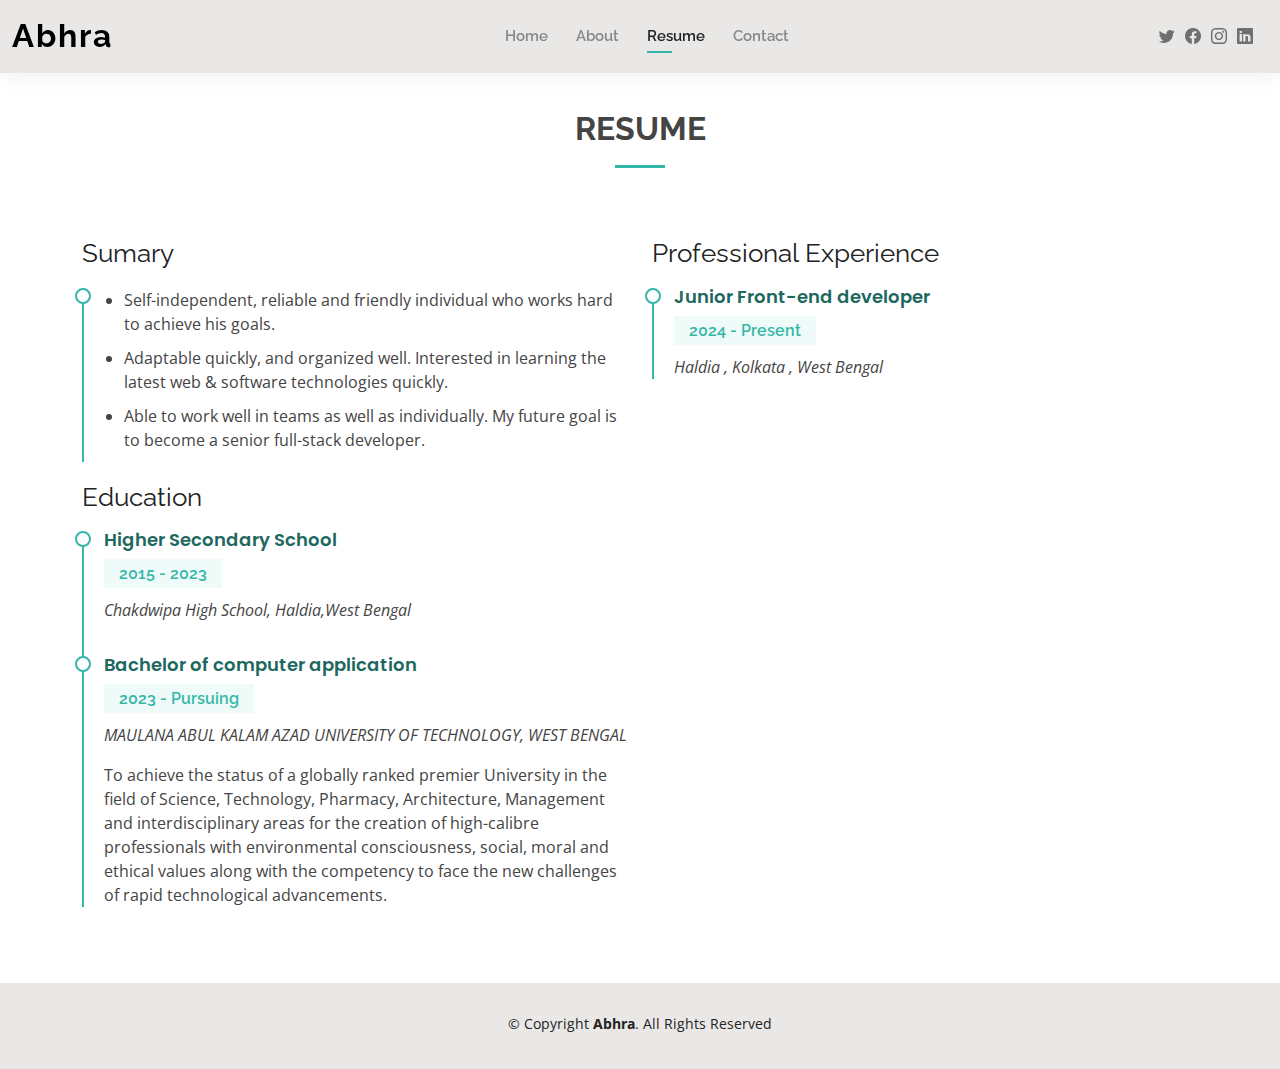
<file: resume.html>
<!DOCTYPE html>
<html lang="en">

<head>
  <meta charset="utf-8">
  <meta content="width=device-width, initial-scale=1.0" name="viewport">

  <title>Resume - Abhra Bootstrap Template</title>
  <meta content="" name="description">
  <meta content="" name="keywords">

  <!-- Favicons -->
  <link href="assets/img/favicon.png" rel="icon">
  <link href="assets/img/apple-touch-icon.png" rel="apple-touch-icon">

  <!-- Google Fonts -->
  <link href="https://fonts.googleapis.com/css?family=Open+Sans:300,300i,400,400i,600,600i,700,700i|Raleway:300,300i,400,400i,500,500i,600,600i,700,700i|Poppins:300,300i,400,400i,500,500i,600,600i,700,700i" rel="stylesheet">

  <!-- Vendor CSS Files -->
  <link href="assets/vendor/aos/aos.css" rel="stylesheet">
  <link href="assets/vendor/bootstrap/css/bootstrap.min.css" rel="stylesheet">
  <link href="assets/vendor/bootstrap-icons/bootstrap-icons.css" rel="stylesheet">
  <link href="assets/vendor/boxicons/css/boxicons.min.css" rel="stylesheet">
  <link href="assets/vendor/glightbox/css/glightbox.min.css" rel="stylesheet">
  <link href="assets/vendor/swiper/swiper-bundle.min.css" rel="stylesheet">

  <!-- Template Main CSS File -->
  <link href="assets/css/style.css" rel="stylesheet">


<body>

  <!-- ======= Header ======= -->
  <header id="header" class="fixed-top">
    <div class="container-fluid d-flex justify-content-between align-items-center">

      <h1 class="logo me-auto me-lg-0"><a href="index.html">Abhra</a></h1>
      <!-- Uncomment below if you prefer to use an image logo -->
      <!-- <a href="index.html" class="logo"><img src="assets/img/logo.png" alt="" class="img-fluid"></a>-->

      <nav id="navbar" class="navbar order-last order-lg-0">
        <ul>
          <li><a href="index.html">Home</a></li>
          <li><a href="about.html">About</a></li>
          <li><a class="active" href="resume.html">Resume</a></li>
          <!-- <li><a href="services.html">Services</a></li> -->
          <!-- <li><a href="portfolio.html">Portfolio</a></li> -->
          <li><a href="contact.html">Contact</a></li>
        </ul>
        <i class="bi bi-list mobile-nav-toggle"></i>
      </nav><!-- .navbar -->

      <div class="header-social-links">
        <a href="https://twitter.com/_abHra_" target="_blank" class="twitter"><i class="bi bi-twitter"></i></a>
        <a href="https://www.facebook.com/AbHra.Dhara.25" target="_blank" class="facebook"><i class="bi bi-facebook"></i></a>
        <a href="https://www.instagram.com/abhratech_nexus" target="_blank" class="instagram"><i
            class="bi bi-instagram"></i></a>
        <a href="https://www.linkedin.com/in/abhrajyoti-dhara-23ab231ab/" target="_blank" class="linkedin"><i
            class="bi bi-linkedin"></i></i></a>
      </div>

    </div>

  </header><!-- End Header -->

  <main id="main">

    <!-- ======= Resume Section ======= -->
    <section id="resume" class="resume">
      <div class="container" data-aos="fade-up">

        <div class="section-title">
          <h2>Resume</h2>
        
        </div>

        <div class="row">
          <div class="col-lg-6">
            <h3 class="resume-title">Sumary</h3>
            <div class="resume-item pb-0">
              <!-- <h4>Alice Barkley</h4> -->
              <p><em> </em></p>
              <p>
              <ul>
                <li>Self-independent, reliable and friendly individual who works hard to achieve his goals.</li>
                <li>Adaptable quickly, and organized well. Interested in learning the latest web & software technologies quickly.</li>
                <li>Able to work well in teams as well as individually. My future goal is to become a senior full-stack developer.</li>
              </ul>
              </p>
            </div>

            <h3 class="resume-title">Education</h3>
            <div class="resume-item">
              <!-- <h4></h4> -->
              <h4>Higher Secondary School</h4>
              <h5>2015 - 2023</h5>
              <p><em>Chakdwipa High School, Haldia,West Bengal</em></p>
             
            </div>
            <div class="resume-item">
              <h4>Bachelor of  computer application</h4>
              <h5>2023 - Pursuing </h5>
              <p><em>MAULANA ABUL KALAM AZAD UNIVERSITY OF TECHNOLOGY, WEST BENGAL</em></p>
              <p>To achieve the status of a globally ranked premier University in the field of Science, Technology, Pharmacy, Architecture, Management and interdisciplinary areas for the creation of high-calibre professionals with environmental consciousness, social, moral and ethical values along with the competency to face the new challenges of rapid technological advancements.</p>
            </div>
          </div>
          <div class="col-lg-6">
            <h3 class="resume-title">Professional Experience</h3>
            <div class="resume-item">
              <h4> Junior Front-end developer </h4>
              <h5>2024 - Present</h5>
              <p><em> Haldia , Kolkata , West Bengal </em></p>
              <p>
              <!-- <ul>
                <li>Lead in the design, development, and implementation of the graphic, layout, and production communication materials</li>
                <li>Delegate tasks to the 7 members of the design team and provide counsel on all aspects of the project. </li>
                <li>Supervise the assessment of all graphic materials in order to ensure quality and accuracy of the design</li>
                <li>Oversee the efficient use of production project budgets ranging from $2,000 - $25,000</li>
              </ul> -->
              </p>
            </div>
            <!-- <div class="resume-item">
              <h4>Graphic design specialist</h4>
              <h5>2017 - 2018</h5>
              <p><em>Stepping Stone Advertising, New York, NY</em></p>
              <p>
              <ul>
                <li>Developed numerous marketing programs (logos, brochures,infographics, presentations, and advertisements).</li>
                <li>Managed up to 5 projects or tasks at a given time while under pressure</li>
                <li>Recommended and consulted with clients on the most appropriate graphic design</li>
                <li>Created 4+ design presentations and proposals a month for clients and account managers</li>
              </ul>
              </p>
            </div> -->
          </div>
        </div>

      </div>
    </section><!-- End Resume Section -->

  </main><!-- End #main -->

  <!-- ======= Footer ======= -->
  <footer id="footer">
    <div class="container">
      <div class="copyright">
        &copy; Copyright <strong><span>Abhra</span></strong>. All Rights Reserved
      </div>
      <div class="credits">
     
      </div>
    </div>
  </footer><!-- End  Footer -->

  <div id="preloader"></div>
  <a href="#" class="back-to-top d-flex align-items-center justify-content-center"><i class="bi bi-arrow-up-short"></i></a>

  <!-- Vendor JS Files -->
  <script src="assets/vendor/purecounter/purecounter_vanilla.js"></script>
  <script src="assets/vendor/aos/aos.js"></script>
  <script src="assets/vendor/bootstrap/js/bootstrap.bundle.min.js"></script>
  <script src="assets/vendor/glightbox/js/glightbox.min.js"></script>
  <script src="assets/vendor/isotope-layout/isotope.pkgd.min.js"></script>
  <script src="assets/vendor/swiper/swiper-bundle.min.js"></script>
  <script src="assets/vendor/waypoints/noframework.waypoints.js"></script>
  <script src="assets/vendor/php-email-form/validate.js"></script>

  <!-- Template Main JS File -->
  <script src="assets/js/main.js"></script>

</body>

</html>
</file>
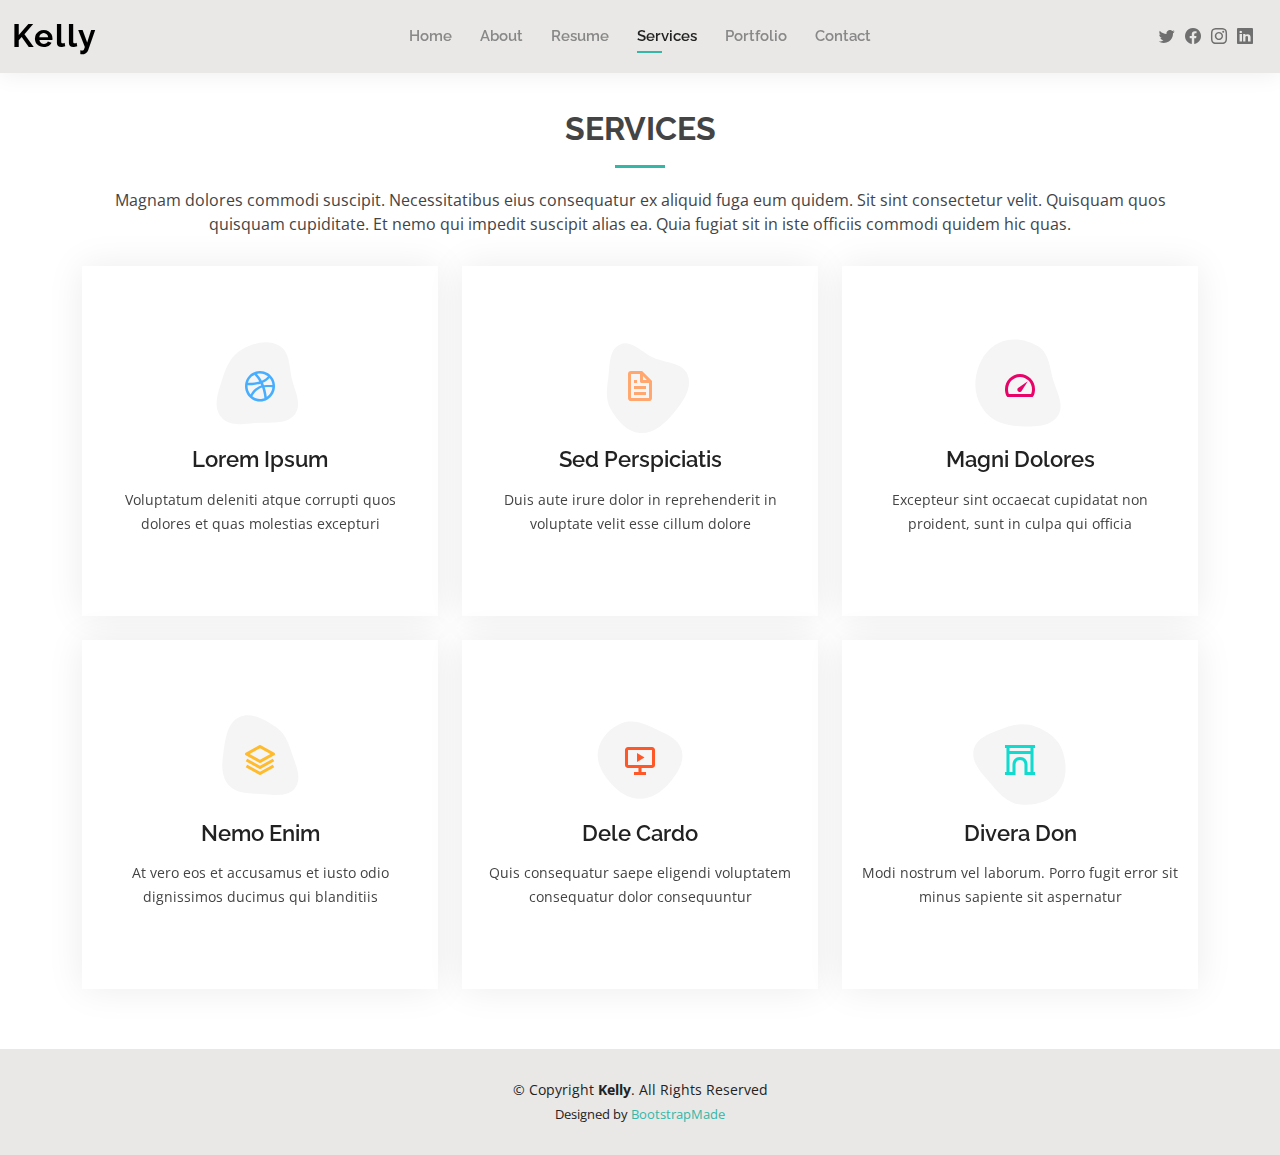
<file: services.html>
<!DOCTYPE html>
<html lang="en">

<head>
  <meta charset="utf-8">
  <meta content="width=device-width, initial-scale=1.0" name="viewport">

  <title>Services - Bootstrap Template</title>
  <meta content="" name="description">
  <meta content="" name="keywords">

  <!-- Favicons -->
  <link href="assets/img/favicon.png" rel="icon">
  <link href="assets/img/apple-touch-icon.png" rel="apple-touch-icon">

  <!-- Google Fonts -->
  <link
    href="https://fonts.googleapis.com/css?family=Open+Sans:300,300i,400,400i,600,600i,700,700i|Raleway:300,300i,400,400i,500,500i,600,600i,700,700i|Poppins:300,300i,400,400i,500,500i,600,600i,700,700i"
    rel="stylesheet">

  <!-- Vendor CSS Files -->
  <link href="assets/vendor/aos/aos.css" rel="stylesheet">
  <link href="assets/vendor/bootstrap/css/bootstrap.min.css" rel="stylesheet">
  <link href="assets/vendor/bootstrap-icons/bootstrap-icons.css" rel="stylesheet">
  <link href="assets/vendor/boxicons/css/boxicons.min.css" rel="stylesheet">
  <link href="assets/vendor/glightbox/css/glightbox.min.css" rel="stylesheet">
  <link href="assets/vendor/swiper/swiper-bundle.min.css" rel="stylesheet">

  <!-- Template Main CSS File -->
  <link href="assets/css/style.css" rel="stylesheet">

  <!-- =======================================================
  * Template Name: Kelly
  * Template URL: https://bootstrapmade.com/kelly-free-bootstrap-cv-resume-html-template/
  * Updated: Mar 17 2024 with Bootstrap v5.3.3
  * Author: BootstrapMade.com
  * License: https://bootstrapmade.com/license/
  ======================================================== -->
</head>

<body>

  <!-- ======= Header ======= -->
  <header id="header" class="fixed-top">
    <div class="container-fluid d-flex justify-content-between align-items-center">

      <h1 class="logo me-auto me-lg-0"><a href="index.html">Kelly</a></h1>
      <!-- Uncomment below if you prefer to use an image logo -->
      <!-- <a href="index.html" class="logo"><img src="assets/img/logo.png" alt="" class="img-fluid"></a>-->

      <nav id="navbar" class="navbar order-last order-lg-0">
        <ul>
          <li><a href="index.html">Home</a></li>
          <li><a href="about.html">About</a></li>
          <li><a href="resume.html">Resume</a></li>
          <li><a class="active" href="services.html">Services</a></li>
          <li><a href="portfolio.html">Portfolio</a></li>
          <li><a href="contact.html">Contact</a></li>
        </ul>
        <i class="bi bi-list mobile-nav-toggle"></i>
      </nav><!-- .navbar -->

      <div class="header-social-links">
        <a href="#" class="twitter"><i class="bi bi-twitter"></i></a>
        <a href="#" class="facebook"><i class="bi bi-facebook"></i></a>
        <a href="#" class="instagram"><i class="bi bi-instagram"></i></a>
        <a href="#" class="linkedin"><i class="bi bi-linkedin"></i></i></a>
      </div>

    </div>

  </header><!-- End Header -->

  <main id="main">

    <!-- ======= Services Section ======= -->
    <section id="services" class="services">
      <div class="container" data-aos="fade-up">

        <div class="section-title">
          <h2>Services</h2>
          <p>Magnam dolores commodi suscipit. Necessitatibus eius consequatur ex aliquid fuga eum quidem. Sit sint
            consectetur velit. Quisquam quos quisquam cupiditate. Et nemo qui impedit suscipit alias ea. Quia fugiat sit
            in iste officiis commodi quidem hic quas.</p>
        </div>

        <div class="row">
          <div class="col-lg-4 col-md-6 d-flex align-items-stretch" data-aos="zoom-in" data-aos-delay="100">
            <div class="icon-box iconbox-blue">
              <div class="icon">
                <svg width="100" height="100" viewBox="0 0 600 600" xmlns="http://www.w3.org/2000/svg">
                  <path stroke="none" stroke-width="0" fill="#f5f5f5"
                    d="M300,521.0016835830174C376.1290562159157,517.8887921683347,466.0731472004068,529.7835943286574,510.70327084640275,468.03025145048787C554.3714126377745,407.6079735673963,508.03601936045806,328.9844924480964,491.2728898941984,256.3432110539036C474.5976632858925,184.082847569629,479.9380746630129,96.60480741107993,416.23090153303,58.64404602377083C348.86323505073057,18.502131276798302,261.93793281208167,40.57373210992963,193.5410806939664,78.93577620505333C130.42746243093433,114.334589627462,98.30271207620316,179.96522072025542,76.75703585869454,249.04625023123273C51.97151888228291,328.5150500222984,13.704378332031375,421.85034740162234,66.52175969318436,486.19268352777647C119.04800174914682,550.1803526380478,217.28368757567262,524.383925680826,300,521.0016835830174">
                  </path>
                </svg>
                <i class="bx bxl-dribbble"></i>
              </div>
              <h4><a href="">Lorem Ipsum</a></h4>
              <p>Voluptatum deleniti atque corrupti quos dolores et quas molestias excepturi</p>
            </div>
          </div>

          <div class="col-lg-4 col-md-6 d-flex align-items-stretch mt-4 mt-md-0" data-aos="zoom-in"
            data-aos-delay="200">
            <div class="icon-box iconbox-orange ">
              <div class="icon">
                <svg width="100" height="100" viewBox="0 0 600 600" xmlns="http://www.w3.org/2000/svg">
                  <path stroke="none" stroke-width="0" fill="#f5f5f5"
                    d="M300,582.0697525312426C382.5290701553225,586.8405444964366,449.9789794690241,525.3245884688669,502.5850820975895,461.55621195738473C556.606425686781,396.0723002908107,615.8543463187945,314.28637112970534,586.6730223649479,234.56875336149918C558.9533121215079,158.8439757836574,454.9685369536778,164.00468322053177,381.49747125262974,130.76875717737553C312.15926192815925,99.40240125094834,248.97055460311594,18.661163978235184,179.8680185752513,50.54337015887873C110.5421016452524,82.52863877960104,119.82277516462835,180.83849132639028,109.12597500060166,256.43424936330496C100.08760227029461,320.3096726198365,92.17705696193138,384.0621239912766,124.79988738764834,439.7174275375508C164.83382741302287,508.01625554203684,220.96474134820875,577.5009287672846,300,582.0697525312426">
                  </path>
                </svg>
                <i class="bx bx-file"></i>
              </div>
              <h4><a href="">Sed Perspiciatis</a></h4>
              <p>Duis aute irure dolor in reprehenderit in voluptate velit esse cillum dolore</p>
            </div>
          </div>

          <div class="col-lg-4 col-md-6 d-flex align-items-stretch mt-4 mt-lg-0" data-aos="zoom-in"
            data-aos-delay="300">
            <div class="icon-box iconbox-pink">
              <div class="icon">
                <svg width="100" height="100" viewBox="0 0 600 600" xmlns="http://www.w3.org/2000/svg">
                  <path stroke="none" stroke-width="0" fill="#f5f5f5"
                    d="M300,541.5067337569781C382.14930387511276,545.0595476570109,479.8736841581634,548.3450877840088,526.4010558755058,480.5488172755941C571.5218469581645,414.80211281144784,517.5187510058486,332.0715597781072,496.52539010469104,255.14436215662573C477.37192572678356,184.95920475031193,473.57363656557914,105.61284051026155,413.0603344069578,65.22779650032875C343.27470386102294,18.654635553484475,251.2091493199835,5.337323636656869,175.0934190732945,40.62881213300186C97.87086631185822,76.43348514350839,51.98124368387456,156.15599469081315,36.44837278890362,239.84606092416172C21.716077023791087,319.22268207091537,43.775223500013084,401.1760424656574,96.891909868211,461.97329694683043C147.22146801428983,519.5804099606455,223.5754009179313,538.201503339737,300,541.5067337569781">
                  </path>
                </svg>
                <i class="bx bx-tachometer"></i>
              </div>
              <h4><a href="">Magni Dolores</a></h4>
              <p>Excepteur sint occaecat cupidatat non proident, sunt in culpa qui officia</p>
            </div>
          </div>

          <div class="col-lg-4 col-md-6 d-flex align-items-stretch mt-4" data-aos="zoom-in" data-aos-delay="100">
            <div class="icon-box iconbox-yellow">
              <div class="icon">
                <svg width="100" height="100" viewBox="0 0 600 600" xmlns="http://www.w3.org/2000/svg">
                  <path stroke="none" stroke-width="0" fill="#f5f5f5"
                    d="M300,503.46388370962813C374.79870501325706,506.71871716319447,464.8034551963731,527.1746412648533,510.4981551193396,467.86667711651364C555.9287308511215,408.9015244558933,512.6030010748507,327.5744911775523,490.211057578863,256.5855673507754C471.097692560561,195.9906835881958,447.69079081568157,138.11976852964426,395.19560036434837,102.3242989838813C329.3053358748298,57.3949838291264,248.02791733380457,8.279543830951368,175.87071277845988,42.242879143198664C103.41431057327972,76.34704239035025,93.79494320519305,170.9812938413882,81.28167332365135,250.07896920659033C70.17666984294237,320.27484674793965,64.84698225790005,396.69656628748305,111.28512138212992,450.4950937839243C156.20124167950087,502.5303643271138,231.32542653798444,500.4755392045468,300,503.46388370962813">
                  </path>
                </svg>
                <i class="bx bx-layer"></i>
              </div>
              <h4><a href="">Nemo Enim</a></h4>
              <p>At vero eos et accusamus et iusto odio dignissimos ducimus qui blanditiis</p>
            </div>
          </div>

          <div class="col-lg-4 col-md-6 d-flex align-items-stretch mt-4" data-aos="zoom-in" data-aos-delay="200">
            <div class="icon-box iconbox-red">
              <div class="icon">
                <svg width="100" height="100" viewBox="0 0 600 600" xmlns="http://www.w3.org/2000/svg">
                  <path stroke="none" stroke-width="0" fill="#f5f5f5"
                    d="M300,532.3542879108572C369.38199826031484,532.3153073249985,429.10787420159085,491.63046689027357,474.5244479745417,439.17860296908856C522.8885846962883,383.3225815378663,569.1668002868075,314.3205725914397,550.7432151929288,242.7694973846089C532.6665558377875,172.5657663291529,456.2379748765914,142.6223662098291,390.3689995646985,112.34683881706744C326.66090330228417,83.06452184765237,258.84405631176094,53.51806209861945,193.32584062364296,78.48882559362697C121.61183558270385,105.82097193414197,62.805066853699245,167.19869350419734,48.57481801355237,242.6138429142374C34.843463184063346,315.3850353017275,76.69343916112496,383.4422959591041,125.22947124332185,439.3748458443577C170.7312796277747,491.8107796887764,230.57421082200815,532.3932930995766,300,532.3542879108572">
                  </path>
                </svg>
                <i class="bx bx-slideshow"></i>
              </div>
              <h4><a href="">Dele Cardo</a></h4>
              <p>Quis consequatur saepe eligendi voluptatem consequatur dolor consequuntur</p>
            </div>
          </div>

          <div class="col-lg-4 col-md-6 d-flex align-items-stretch mt-4" data-aos="zoom-in" data-aos-delay="300">
            <div class="icon-box iconbox-teal">
              <div class="icon">
                <svg width="100" height="100" viewBox="0 0 600 600" xmlns="http://www.w3.org/2000/svg">
                  <path stroke="none" stroke-width="0" fill="#f5f5f5"
                    d="M300,566.797414625762C385.7384707136149,576.1784315230908,478.7894351017131,552.8928747891023,531.9192734346935,484.94944893311C584.6109503024035,417.5663521118492,582.489472248146,322.67544863468447,553.9536738515405,242.03673114598146C529.1557734026468,171.96086150256528,465.24506316201064,127.66468636344209,395.9583748389544,100.7403814666027C334.2173773831606,76.7482773500951,269.4350130405921,84.62216499799875,207.1952322260088,107.2889140133804C132.92018162631612,134.33871894543012,41.79353780512637,160.00259165414826,22.644507872594943,236.69541883565114C3.319112789854554,314.0945973066697,72.72355303640163,379.243833228382,124.04198916343866,440.3218312028393C172.9286146004772,498.5055451809895,224.45579914871206,558.5317968840102,300,566.797414625762">
                  </path>
                </svg>
                <i class="bx bx-arch"></i>
              </div>
              <h4><a href="">Divera Don</a></h4>
              <p>Modi nostrum vel laborum. Porro fugit error sit minus sapiente sit aspernatur</p>
            </div>
          </div>

        </div>

      </div>
    </section><!-- End Services Section -->

  </main><!-- End #main -->

  <!-- ======= Footer ======= -->
  <footer id="footer">
    <div class="container">
      <div class="copyright">
        &copy; Copyright <strong><span>Kelly</span></strong>. All Rights Reserved
      </div>
      <div class="credits">
        <!-- All the links in the footer should remain intact. -->
        <!-- You can delete the links only if you purchased the pro version. -->
        <!-- Licensing information: https://bootstrapmade.com/license/ -->
        <!-- Purchase the pro version with working PHP/AJAX contact form: https://bootstrapmade.com/kelly-free-bootstrap-cv-resume-html-template/ -->
        Designed by <a href="https://bootstrapmade.com/">BootstrapMade</a>
      </div>
    </div>
  </footer><!-- End  Footer -->

  <div id="preloader"></div>
  <a href="#" class="back-to-top d-flex align-items-center justify-content-center"><i
      class="bi bi-arrow-up-short"></i></a>

  <!-- Vendor JS Files -->
  <script src="assets/vendor/purecounter/purecounter_vanilla.js"></script>
  <script src="assets/vendor/aos/aos.js"></script>
  <script src="assets/vendor/bootstrap/js/bootstrap.bundle.min.js"></script>
  <script src="assets/vendor/glightbox/js/glightbox.min.js"></script>
  <script src="assets/vendor/isotope-layout/isotope.pkgd.min.js"></script>
  <script src="assets/vendor/swiper/swiper-bundle.min.js"></script>
  <script src="assets/vendor/waypoints/noframework.waypoints.js"></script>
  <script src="assets/vendor/php-email-form/validate.js"></script>

  <!-- Template Main JS File -->
  <script src="assets/js/main.js"></script>

</body>

</html>
</file>
<file: assets/css/style.css>
/**
* Template Name: Kelly
* Template URL: https://bootstrapmade.com/kelly-free-bootstrap-cv-resume-html-template/
* Updated: Mar 17 2024 with Bootstrap v5.3.3
* Author: BootstrapMade.com
* License: https://bootstrapmade.com/license/
*/

/*--------------------------------------------------------------
# General
--------------------------------------------------------------*/
body {
  font-family: "Open Sans", sans-serif;
  color: #444444;
}

a {
  color: #34b7a7;
  text-decoration: none;
}

a:hover {
  color: #51cdbe;
  text-decoration: none;
}

h1,
h2,
h3,
h4,
h5,
h6 {
  font-family: "Raleway", sans-serif;
}

#main {
  margin-top: 50px;
}

@media (max-width: 992px) {
  #main {
    margin-top: 30px;
  }
}

/*--------------------------------------------------------------
# Preloader
--------------------------------------------------------------*/
#preloader {
  position: fixed;
  top: 0;
  left: 0;
  right: 0;
  bottom: 0;
  z-index: 9999;
  overflow: hidden;
  background: #fff;
}

#preloader:before {
  content: "";
  position: fixed;
  top: calc(50% - 30px);
  left: calc(50% - 30px);
  border: 6px solid #34b7a7;
  border-top-color: #dcf5f2;
  border-radius: 50%;
  width: 60px;
  height: 60px;
  animation: animate-preloader 1s linear infinite;
}

@keyframes animate-preloader {
  0% {
    transform: rotate(0deg);
  }

  100% {
    transform: rotate(360deg);
  }
}

/*--------------------------------------------------------------
# Back to top button
--------------------------------------------------------------*/
.back-to-top {
  position: fixed;
  visibility: hidden;
  opacity: 0;
  right: 15px;
  bottom: 15px;
  z-index: 996;
  background: #34b7a7;
  width: 40px;
  height: 40px;
  border-radius: 50px;
  transition: all 0.4s;
}

.back-to-top i {
  font-size: 24px;
  color: #fff;
  line-height: 0;
}

.back-to-top:hover {
  background: #49cbbb;
  color: #fff;
}

.back-to-top.active {
  visibility: visible;
  opacity: 1;
}

/*--------------------------------------------------------------
# Header
--------------------------------------------------------------*/
#header {
  background: #e9e8e6;
  box-shadow: 0px 0px 25px 0 rgba(0, 0, 0, 0.08);
  z-index: 997;
  padding: 15px 0;
}

#header .logo {
  font-size: 32px;
  margin: 0;
  padding: 0;
  line-height: 1;
  font-weight: 400;
  letter-spacing: 2px;
  /* text-transform: lowercase; */
}

#header .logo a {
  color: #000000;
  font-weight: bold;
}

#header .logo img {
  max-height: 40px;
}

@media (max-width: 992px) {
  #header .logo {
    font-size: 28px;
  }
}

/*--------------------------------------------------------------
# Header Social Links
--------------------------------------------------------------*/
.header-social-links {
  padding-right: 15px;
}

.header-social-links a {
  color: #6f6f6f;
  padding-left: 6px;
  display: inline-block;
  line-height: 0px;
  transition: 0.3s;
  font-size: 16px;
}

.header-social-links a:hover {
  color: #34b7a7;
}

/*--------------------------------------------------------------
# Navigation Menu
--------------------------------------------------------------*/
/**
* Desktop Navigation 
*/
.navbar {
  padding: 0;
}

.navbar ul {
  margin: 0;
  padding: 0;
  display: flex;
  list-style: none;
  align-items: center;
}

.navbar li {
  position: relative;
  padding: 10px 0 10px 28px;
}

.navbar a,
.navbar a:focus {
  display: flex;
  align-items: center;
  justify-content: space-between;
  font-family: "Raleway", sans-serif;
  font-size: 15px;
  font-weight: 600;
  color: #888888;
  white-space: nowrap;
  transition: 0.3s;
  position: relative;
}

.navbar a i,
.navbar a:focus i {
  font-size: 12px;
  line-height: 0;
  margin-left: 5px;
}

.navbar>ul>li>a:before {
  content: "";
  position: absolute;
  width: 0;
  height: 2px;
  bottom: -5px;
  left: 0;
  background-color: #34b7a7;
  visibility: hidden;
  width: 0px;
  transition: all 0.3s ease-in-out 0s;
}

.navbar a:hover:before,
.navbar li:hover>a:before,
.navbar .active:before {
  visibility: visible;
  width: 25px;
}

.navbar a:hover,
.navbar .active,
.navbar .active:focus,
.navbar li:hover>a {
  color: #222222;
}

.navbar .dropdown ul {
  display: block;
  position: absolute;
  left: 14px;
  top: calc(100% + 30px);
  margin: 0;
  padding: 10px 0;
  z-index: 99;
  opacity: 0;
  visibility: hidden;
  background: #fff;
  box-shadow: 0px 0px 30px rgba(127, 137, 161, 0.25);
  transition: 0.3s;
  border-radius: 4px;
}

.navbar .dropdown ul li {
  min-width: 200px;
  padding: 0;
}

.navbar .dropdown ul a {
  padding: 10px 20px;
  font-size: 15px;
  text-transform: none;
  font-weight: 600;
}

.navbar .dropdown ul a i {
  font-size: 12px;
}

.navbar .dropdown ul a:hover,
.navbar .dropdown ul .active:hover,
.navbar .dropdown ul li:hover>a {
  color: #34b7a7;
}

.navbar .dropdown:hover>ul {
  opacity: 1;
  top: 100%;
  visibility: visible;
}

.navbar .dropdown .dropdown ul {
  top: 0;
  left: calc(100% - 30px);
  visibility: hidden;
}

.navbar .dropdown .dropdown:hover>ul {
  opacity: 1;
  top: 0;
  left: 100%;
  visibility: visible;
}

@media (max-width: 1366px) {
  .navbar .dropdown .dropdown ul {
    left: -90%;
  }

  .navbar .dropdown .dropdown:hover>ul {
    left: -100%;
  }
}

/**
* Mobile Navigation 
*/
.mobile-nav-toggle {
  color: #222222;
  font-size: 28px;
  cursor: pointer;
  display: none;
  line-height: 0;
  transition: 0.5s;
}

.mobile-nav-toggle.bi-x {
  color: #fff;
}

@media (max-width: 991px) {
  .mobile-nav-toggle {
    display: block;
  }

  .navbar ul {
    display: none;
  }
}

.navbar-mobile {
  position: fixed;
  overflow: hidden;
  top: 0;
  right: 0;
  left: 0;
  bottom: 0;
  background: rgba(9, 9, 9, 0.9);
  transition: 0.3s;
  z-index: 999;
}

.navbar-mobile .mobile-nav-toggle {
  position: absolute;
  top: 15px;
  right: 15px;
}

.navbar-mobile ul {
  display: block;
  position: absolute;
  top: 55px;
  right: 15px;
  bottom: 15px;
  left: 15px;
  padding: 10px 0;
  border-radius: 10px;
  background-color: #fff;
  overflow-y: auto;
  transition: 0.3s;
}

.navbar-mobile a,
.navbar-mobile a:focus {
  font-size: 15px;
  padding-right: 15px;
  color: #222222;
}

.navbar-mobile a:hover,
.navbar-mobile .active,
.navbar-mobile li:hover>a {
  color: #34b7a7;
}

.navbar-mobile .getstarted,
.navbar-mobile .getstarted:focus {
  margin: 15px;
}

.navbar-mobile .dropdown ul {
  position: static;
  display: none;
  margin: 10px 20px;
  padding: 10px 0;
  z-index: 99;
  opacity: 1;
  visibility: visible;
  background: #fff;
  box-shadow: 0px 0px 30px rgba(127, 137, 161, 0.25);
}

.navbar-mobile .dropdown ul li {
  min-width: 200px;
}

.navbar-mobile .dropdown ul a {
  padding: 10px 20px;
}

.navbar-mobile .dropdown ul a i {
  font-size: 12px;
}

.navbar-mobile .dropdown ul a:hover,
.navbar-mobile .dropdown ul .active:hover,
.navbar-mobile .dropdown ul li:hover>a {
  color: #34b7a7;
}

.navbar-mobile .dropdown>.dropdown-active {
  display: block;
}

/*--------------------------------------------------------------
# Hero Section
--------------------------------------------------------------*/
#hero {
  width: 100%;
  height: 100vh;
  background: url("../img/hero-bg.jpg") top right;
  background-size: cover;
}

#hero .container {
  padding-top: 70px;
  position: relative;
}

@media (max-width: 992px) {
  #hero .container {
    padding-top: 58px;
  }
}

#hero h1 {
  margin: 0;
  font-size: 48px;
  font-weight: 700;
  line-height: 56px;
  color: #000000;
}

#hero h2 {
  color: #000000;
  margin: 10px 0 0 0;
  font-size: 22px;
}

#hero .btn-about {
  font-family: "Raleway", sans-serif;
  text-transform: uppercase;
  font-weight: 600;
  font-size: 12px;
  letter-spacing: 1px;
  display: inline-block;
  padding: 12px 40px;
  border-radius: 50px;
  transition: 0.5s;
  margin-top: 30px;
  color: #fff;
  background: #34b7a7;
}

#hero .btn-about:hover {
  background: #3dc8b7;
}

@media (min-width: 1024px) {
  #hero {
    background-attachment: fixed;
  }
}

@media (max-width: 992px) {
  #hero:before {
    content: "";
    background: rgba(255, 255, 255, 0.8);
    position: absolute;
    bottom: 0;
    top: 0;
    left: 0;
    right: 0;
  }

  #hero h1 {
    font-size: 28px;
    line-height: 36px;
  }

  #hero h2 {
    font-size: 18px;
    line-height: 24px;
  }
}

/*--------------------------------------------------------------
# Sections General
--------------------------------------------------------------*/
section {
  padding: 60px 0;
}

.section-bg {
  background-color: #e7f8f6;
}

.section-title {
  text-align: center;
  padding-bottom: 30px;
}

.section-title h2 {
  font-size: 32px;
  font-weight: bold;
  text-transform: uppercase;
  margin-bottom: 20px;
  padding-bottom: 20px;
  position: relative;
}

.section-title h2::after {
  content: "";
  position: absolute;
  display: block;
  width: 50px;
  height: 3px;
  background: #34b7a7;
  bottom: 0;
  left: calc(50% - 25px);
}

.section-title p {
  margin-bottom: 0;
}

/*--------------------------------------------------------------
# Cta
--------------------------------------------------------------*/
.cta {
  background: linear-gradient(rgba(0, 0, 0, 0.6), rgba(0, 0, 0, 0.6)), url("../img/bg-1.jpg") fixed center center;
  background-size: cover;
  padding: 80px 0;
}

.cta h3 {
  color: #fff;
  font-size: 28px;
  font-weight: 700;
}

.cta p {
  color: #fff;
}

.cta .cta-btn {
  font-family: "Raleway", sans-serif;
  text-transform: uppercase;
  font-weight: 500;
  font-size: 16px;
  letter-spacing: 1px;
  display: inline-block;
  padding: 8px 20px;
  border-radius: 2px;
  transition: 0.5s;
  margin: 10px;
  border: 2px solid #fff;
  color: #fff;
}

.cta .cta-btn:hover {
  background: #34b7a7;
  border: 2px solid #34b7a7;
}

@media (max-width: 1024px) {
  .cta {
    background-attachment: scroll;
  }
}

@media (min-width: 769px) {
  .cta .cta-btn-container {
    display: flex;
    align-items: center;
    justify-content: flex-end;
  }
}

/*--------------------------------------------------------------
# About
--------------------------------------------------------------*/
.about .content h3 {
  font-weight: 700;
  font-size: 26px;
  color: #555555;
}

.about .content ul {
  list-style: none;
  padding: 0;
}

.about .content ul li {
  padding-bottom: 10px;
}

.about .content ul i {
  font-size: 20px;
  padding-right: 2px;
  color: #34b7a7;
}

.about .content p:last-child {
  margin-bottom: 0;
}

/*--------------------------------------------------------------
# Skills
--------------------------------------------------------------*/
.skills .progress {
  height: 60px;
  display: block;
  background: none;
  border-radius: 0;
}

.skills .progress .skill {
  padding: 10px 0;
  margin: 0 0 6px 0;
  text-transform: uppercase;
  display: block;
  font-weight: 600;
  font-family: "Poppins", sans-serif;
  color: #222222;
}

.skills .progress .skill .val {
  float: right;
  font-style: normal;
}

.skills .progress-bar-wrap {
  background: #f3f3f3;
}

.skills .progress-bar {
  width: 1px;
  height: 10px;
  transition: 0.9s;
  background-color: #34b7a7;
}

/*--------------------------------------------------------------
# Facts
--------------------------------------------------------------*/
.facts .counters span {
  font-size: 48px;
  display: block;
  color: #34b7a7;
}

.facts .counters p {
  padding: 0;
  margin: 0 0 20px 0;
  font-family: "Raleway", sans-serif;
  font-size: 14px;
}

/*--------------------------------------------------------------
# Testimonials
--------------------------------------------------------------*/
.testimonials .section-header {
  margin-bottom: 40px;
}

.testimonials .testimonials-carousel,
.testimonials .testimonials-slider {
  overflow: hidden;
}

.testimonials .testimonial-item {
  text-align: center;
}

.testimonials .testimonial-item .testimonial-img {
  width: 120px;
  border-radius: 50%;
  border: 4px solid #fff;
  margin: 0 auto;
}

.testimonials .testimonial-item h3 {
  font-size: 20px;
  font-weight: bold;
  margin: 10px 0 5px 0;
  color: #111;
}

.testimonials .testimonial-item h4 {
  font-size: 14px;
  color: #999;
  margin: 0 0 15px 0;
}

.testimonials .testimonial-item .quote-icon-left,
.testimonials .testimonial-item .quote-icon-right {
  color: #c8efea;
  font-size: 26px;
}

.testimonials .testimonial-item .quote-icon-left {
  display: inline-block;
  left: -5px;
  position: relative;
}

.testimonials .testimonial-item .quote-icon-right {
  display: inline-block;
  right: -5px;
  position: relative;
  top: 10px;
}

.testimonials .testimonial-item p {
  font-style: italic;
  margin: 0 auto 15px auto;
}

@media (min-width: 992px) {
  .testimonials .testimonial-item p {
    width: 80%;
  }
}

.testimonials .swiper-pagination {
  margin-top: 20px;
  position: relative;
}

.testimonials .swiper-pagination .swiper-pagination-bullet {
  width: 12px;
  height: 12px;
  background-color: #fff;
  opacity: 1;
  border: 1px solid #34b7a7;
}

.testimonials .swiper-pagination .swiper-pagination-bullet-active {
  background-color: #34b7a7;
}

/*--------------------------------------------------------------
# Resume
--------------------------------------------------------------*/
.resume .resume-title {
  font-size: 26px;
  font-weight: 400;
  margin-top: 20px;
  margin-bottom: 20px;
  color: #222222;
}

.resume .resume-item {
  padding: 0 0 20px 20px;
  margin-top: -2px;
  border-left: 2px solid #34b7a7;
  position: relative;
}

.resume .resume-item h4 {
  line-height: 18px;
  font-size: 18px;
  font-weight: 600;
  font-family: "Poppins", sans-serif;
  color: #1d685f;
  margin-bottom: 10px;
}

.resume .resume-item h5 {
  font-size: 16px;
  background: #effbf9;
  padding: 5px 15px;
  display: inline-block;
  font-weight: 600;
  margin-bottom: 10px;
  color: #34b7a7;
}

.resume .resume-item ul {
  padding-left: 20px;
}

.resume .resume-item ul li {
  padding-bottom: 10px;
}

.resume .resume-item:last-child {
  padding-bottom: 0;
}

.resume .resume-item::before {
  content: "";
  position: absolute;
  width: 16px;
  height: 16px;
  border-radius: 50px;
  left: -9px;
  top: 0;
  background: #fff;
  border: 2px solid #34b7a7;
}

/*--------------------------------------------------------------
# Services
--------------------------------------------------------------*/
.services .icon-box {
  text-align: center;
  padding: 70px 20px 80px 20px;
  transition: all ease-in-out 0.3s;
  background: #fff;
  box-shadow: 0px 0 35px 0 rgba(0, 0, 0, 0.08);
}

.services .icon-box .icon {
  margin: 0 auto;
  width: 100px;
  height: 100px;
  display: flex;
  align-items: center;
  justify-content: center;
  transition: ease-in-out 0.3s;
  position: relative;
}

.services .icon-box .icon i {
  font-size: 36px;
  transition: 0.5s;
  position: relative;
}

.services .icon-box .icon svg {
  position: absolute;
  top: 0;
  left: 0;
}

.services .icon-box .icon svg path {
  transition: 0.5s;
  fill: #f5f5f5;
}

.services .icon-box h4 {
  font-weight: 600;
  margin: 10px 0 15px 0;
  font-size: 22px;
}

.services .icon-box h4 a {
  color: #222222;
  transition: ease-in-out 0.3s;
}

.services .icon-box p {
  line-height: 24px;
  font-size: 14px;
  margin-bottom: 0;
}

.services .iconbox-blue i {
  color: #47aeff;
}

.services .iconbox-blue:hover .icon i {
  color: #fff;
}

.services .iconbox-blue:hover .icon path {
  fill: #47aeff;
}

.services .iconbox-orange i {
  color: #ffa76e;
}

.services .iconbox-orange:hover .icon i {
  color: #fff;
}

.services .iconbox-orange:hover .icon path {
  fill: #ffa76e;
}

.services .iconbox-pink i {
  color: #e80368;
}

.services .iconbox-pink:hover .icon i {
  color: #fff;
}

.services .iconbox-pink:hover .icon path {
  fill: #e80368;
}

.services .iconbox-yellow i {
  color: #ffbb2c;
}

.services .iconbox-yellow:hover .icon i {
  color: #fff;
}

.services .iconbox-yellow:hover .icon path {
  fill: #ffbb2c;
}

.services .iconbox-red i {
  color: #ff5828;
}

.services .iconbox-red:hover .icon i {
  color: #fff;
}

.services .iconbox-red:hover .icon path {
  fill: #ff5828;
}

.services .iconbox-teal i {
  color: #11dbcf;
}

.services .iconbox-teal:hover .icon i {
  color: #fff;
}

.services .iconbox-teal:hover .icon path {
  fill: #11dbcf;
}

/*--------------------------------------------------------------
# Portfolio
--------------------------------------------------------------*/
.portfolio .portfolio-item {
  margin-bottom: 30px;
}

.portfolio #portfolio-flters {
  padding: 0;
  margin: 0 auto 20px auto;
  list-style: none;
  text-align: center;
}

.portfolio #portfolio-flters li {
  cursor: pointer;
  display: inline-block;
  padding: 8px 16px 10px 16px;
  font-size: 13px;
  font-weight: 500;
  line-height: 1;
  text-transform: uppercase;
  color: #444444;
  margin-bottom: 5px;
  transition: all 0.3s ease-in-out;
  border-radius: 50px;
}

.portfolio #portfolio-flters li:hover,
.portfolio #portfolio-flters li.filter-active {
  color: #fff;
  background: #34b7a7;
}

.portfolio #portfolio-flters li:last-child {
  margin-right: 0;
}

.portfolio .portfolio-wrap {
  transition: 0.3s;
  position: relative;
  overflow: hidden;
  z-index: 1;
  background: rgba(34, 34, 34, 0.6);
}

.portfolio .portfolio-wrap::before {
  content: "";
  background: rgba(34, 34, 34, 0.6);
  position: absolute;
  left: 0;
  right: 0;
  top: 0;
  bottom: 0;
  transition: all ease-in-out 0.3s;
  z-index: 2;
  opacity: 0;
}

.portfolio .portfolio-wrap img {
  transition: all ease-in-out 0.3s;
}

.portfolio .portfolio-wrap .portfolio-info {
  opacity: 0;
  position: absolute;
  top: 0;
  left: 0;
  right: 0;
  bottom: 0;
  z-index: 3;
  transition: all ease-in-out 0.3s;
  display: flex;
  flex-direction: column;
  justify-content: flex-end;
  align-items: flex-start;
  padding: 20px;
}

.portfolio .portfolio-wrap .portfolio-info h4 {
  font-size: 20px;
  color: #fff;
  font-weight: 600;
}

.portfolio .portfolio-wrap .portfolio-info p {
  color: rgba(255, 255, 255, 0.7);
  font-size: 14px;
  text-transform: uppercase;
  padding: 0;
  margin: 0;
  font-style: italic;
}

.portfolio .portfolio-wrap .portfolio-links {
  text-align: center;
  z-index: 4;
}

.portfolio .portfolio-wrap .portfolio-links a {
  color: #fff;
  margin: 0 5px 0 0;
  font-size: 28px;
  display: inline-block;
  transition: 0.3s;
}

.portfolio .portfolio-wrap .portfolio-links a:hover {
  color: #78d9cd;
}

.portfolio .portfolio-wrap:hover::before {
  opacity: 1;
}

.portfolio .portfolio-wrap:hover img {
  transform: scale(1.2);
}

.portfolio .portfolio-wrap:hover .portfolio-info {
  opacity: 1;
}

/*--------------------------------------------------------------
# Portfolio Details
--------------------------------------------------------------*/
.portfolio-details {
  padding-top: 0;
}

.portfolio-details .portfolio-details-slider img {
  width: 100%;
}

.portfolio-details .portfolio-details-slider .swiper-pagination {
  margin-top: 20px;
  position: relative;
}

.portfolio-details .portfolio-details-slider .swiper-pagination .swiper-pagination-bullet {
  width: 12px;
  height: 12px;
  background-color: #fff;
  opacity: 1;
  border: 1px solid #34b7a7;
}

.portfolio-details .portfolio-details-slider .swiper-pagination .swiper-pagination-bullet-active {
  background-color: #34b7a7;
}

.portfolio-details .portfolio-info {
  padding: 30px;
  box-shadow: 0px 0 30px rgba(34, 34, 34, 0.08);
}

.portfolio-details .portfolio-info h3 {
  font-size: 22px;
  font-weight: 700;
  margin-bottom: 20px;
  padding-bottom: 20px;
  border-bottom: 1px solid #eee;
}

.portfolio-details .portfolio-info ul {
  list-style: none;
  padding: 0;
  font-size: 15px;
}

.portfolio-details .portfolio-info ul li+li {
  margin-top: 10px;
}

.portfolio-details .portfolio-description {
  padding-top: 30px;
}

.portfolio-details .portfolio-description h2 {
  font-size: 26px;
  font-weight: 700;
  margin-bottom: 20px;
}

.portfolio-details .portfolio-description p {
  padding: 0;
}

/*--------------------------------------------------------------
# Contact
--------------------------------------------------------------*/
.contact .info {
  width: 100%;
  background: #fff;
}

.contact .info i {
  font-size: 20px;
  color: #34b7a7;
  float: left;
  width: 44px;
  height: 44px;
  background: #effbf9;
  display: flex;
  justify-content: center;
  align-items: center;
  border-radius: 50px;
  transition: all 0.3s ease-in-out;
}

.contact .info h4 {
  padding: 0 0 0 60px;
  font-size: 22px;
  font-weight: 600;
  margin-bottom: 5px;
  color: #222222;
}

.contact .info p {
  padding: 0 0 0 60px;
  margin-bottom: 0;
  font-size: 14px;
  color: #555555;
}

.contact .info .email,
.contact .info .phone {
  margin-top: 40px;
}

.contact .info .email:hover i,
.contact .info .address:hover i,
.contact .info .phone:hover i {
  background: #34b7a7;
  color: #fff;
}

.contact .php-email-form {
  width: 100%;
  background: #fff;
}

.contact .php-email-form .form-group {
  padding-bottom: 8px;
}

.contact .php-email-form .error-message {
  display: none;
  color: #fff;
  background: #ed3c0d;
  text-align: center;
  padding: 15px;
  font-weight: 600;
}

.contact .php-email-form .sent-message {
  display: none;
  color: #fff;
  background: #18d26e;
  text-align: center;
  padding: 15px;
  font-weight: 600;
}

.contact .php-email-form .loading {
  display: none;
  background: #fff;
  text-align: center;
  padding: 15px;
}

.contact .php-email-form .loading:before {
  content: "";
  display: inline-block;
  border-radius: 50%;
  width: 24px;
  height: 24px;
  margin: 0 10px -6px 0;
  border: 3px solid #18d26e;
  border-top-color: #eee;
  animation: animate-loading 1s linear infinite;
}

.contact .php-email-form input,
.contact .php-email-form textarea {
  border-radius: 4px;
  box-shadow: none;
  font-size: 14px;
}

.contact .php-email-form input:focus,
.contact .php-email-form textarea:focus {
  border-color: #34b7a7;
}

.contact .php-email-form input {
  height: 44px;
}

.contact .php-email-form textarea {
  padding: 10px 12px;
}

.contact .php-email-form button[type=submit] {
  background: #34b7a7;
  border: 0;
  padding: 10px 30px 12px 30px;
  color: #fff;
  transition: 0.4s;
  border-radius: 50px;
}

.contact .php-email-form button[type=submit]:hover {
  background: #3dc8b7;
}

@keyframes animate-loading {
  0% {
    transform: rotate(0deg);
  }

  100% {
    transform: rotate(360deg);
  }
}

/*--------------------------------------------------------------
# Footer
--------------------------------------------------------------*/
#footer {
  background: #e9e8e6;
  padding: 30px 0;
  color: #222222;
  font-size: 14px;
  text-align: center;
}

#footer .credits {
  padding-top: 5px;
  font-size: 13px;
}

#footer .credits a {
  color: #34b7a7;
}
</file>
